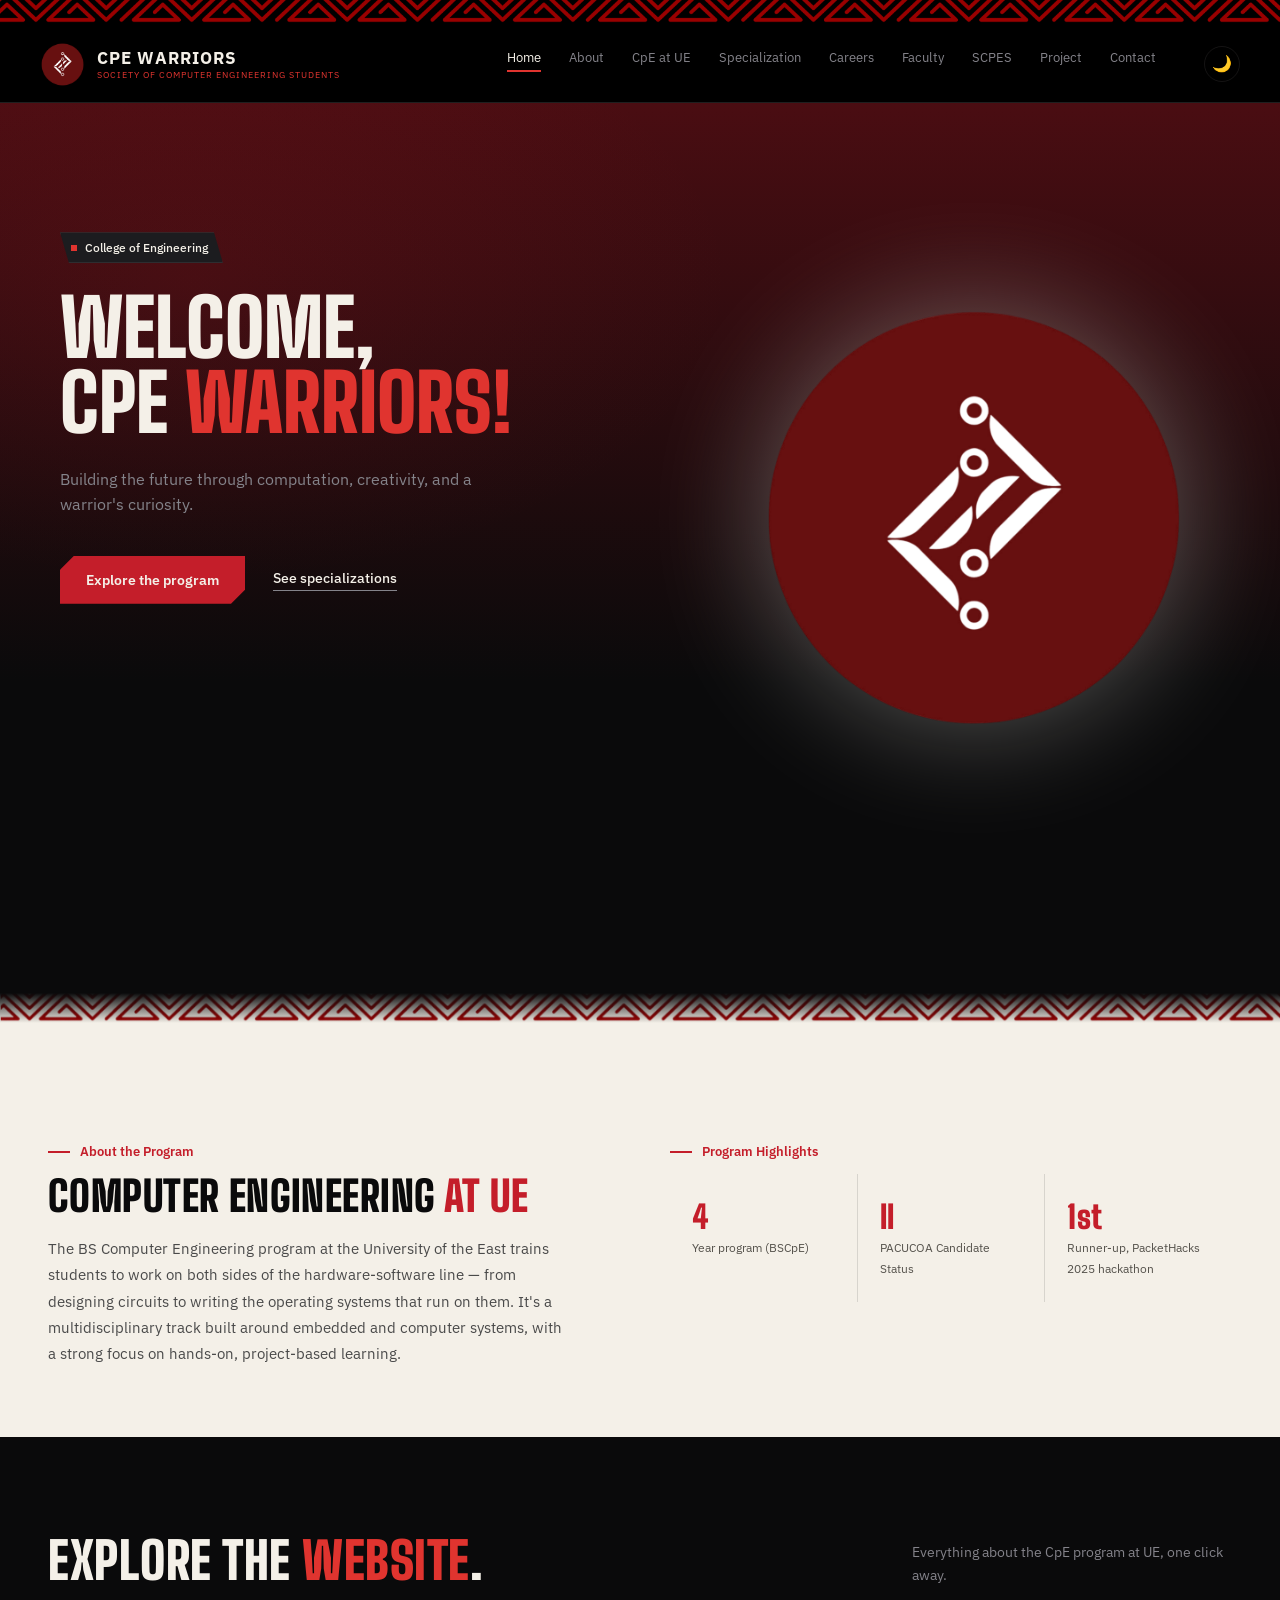
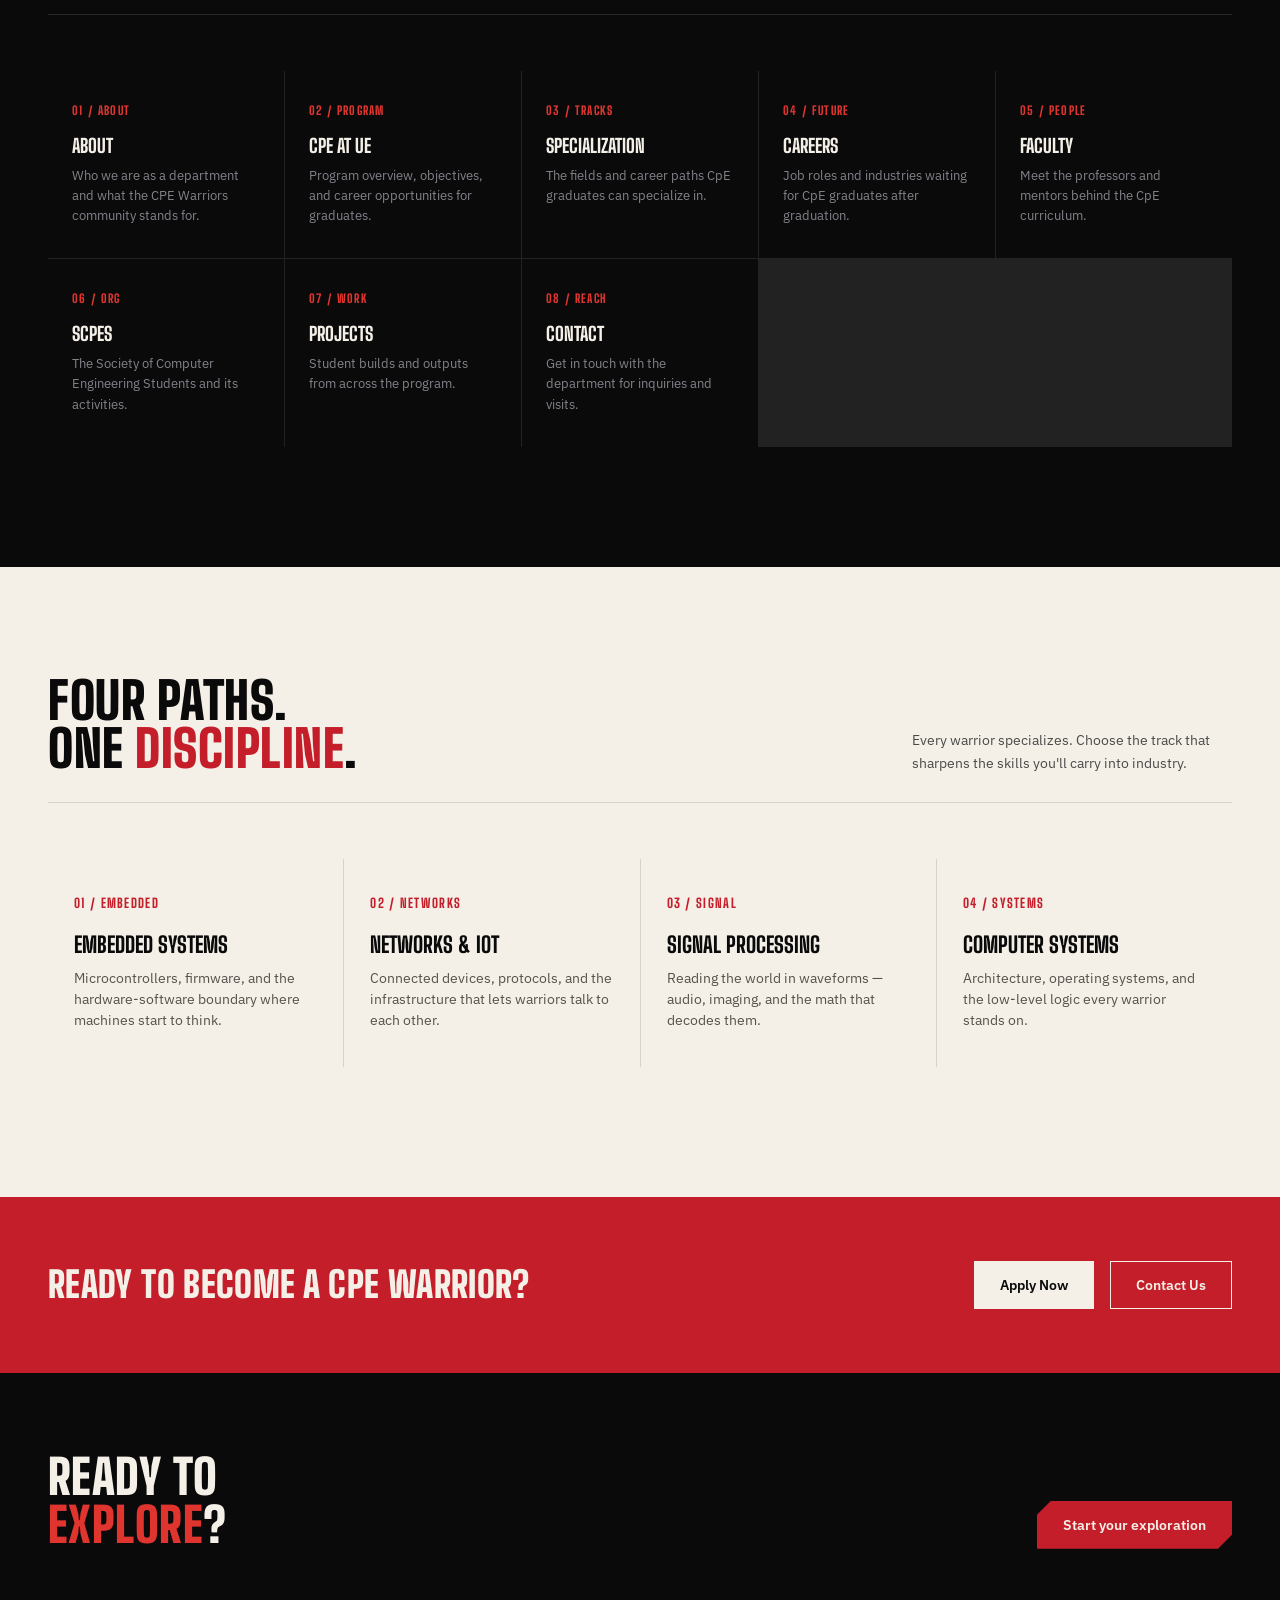
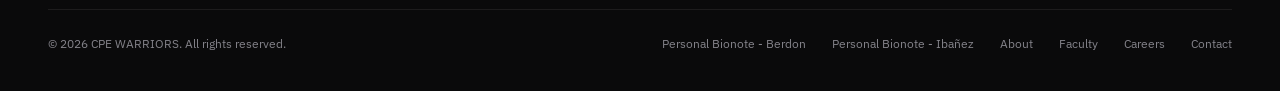
<file: index.html>
<!DOCTYPE html>
<html lang="en">
<head>
<meta charset="UTF-8">
<meta name="viewport" content="width=device-width, initial-scale=1.0">
<title>CPE Warriors — Society of Computer Engineering Students</title>
<link rel="stylesheet" href="css/style.css">
<link rel="preconnect" href="https://fonts.googleapis.com">
<link href="https://fonts.googleapis.com/css2?family=Big+Shoulders+Display:wght@600;800;900&family=IBM+Plex+Sans:wght@400;500;600&display=swap" rel="stylesheet">
</head>
<body>

<!-- NAVBAR -->
<img src="/assets/navbar/nav-bar_ue.png" alt="" class="zigzag">

<header class="navbar">
  <div class="brand">
    <div class="logo">
      <img src="/assets/logo/scpes_logo.png" alt="">
    </div>
    <div class="brand-text">
      <h1>CPE WARRIORS</h1>
      <p>SOCIETY OF COMPUTER ENGINEERING STUDENTS</p>
    </div>
  </div>
  <nav>
    <ul>
      <li><a href="index.html" class="active">Home</a></li>
      <li><a href="about.html">About</a></li>
      <li><a href="CpeAtUe.html">CpE at UE</a></li>
      <li><a href="specialization.html">Specialization</a></li>
      <li><a href="careers.html">Careers</a></li>
      <li><a href="faculty.html">Faculty</a></li>
      <li><a href="scpes.html">SCPES</a></li>
      <li><a href="projects.html">Project</a></li>
      <li><a href="contact.html">Contact</a></li>
      <button id="theme-toggle" aria-label="Toggle theme">Light mode</button>
    </ul>
  </nav>
</header>

<!-- HERO-->
<section class="hero">
  <div class="hero-copy">
    <div class="tag-chip"><span class="dot"></span>College of Engineering</div>
    <h1 class="headline">Welcome,<br>CpE <span class="accent">Warriors!</span></h1>
    <p class="hero-sub">Building the future through computation, creativity, and a warrior's curiosity.</p>
    <div class="hero-actions">
      <a href="CpeAtUe.html" class="btn-primary">Explore the program</a>
      <a href="specialization.html" class="btn-secondary">See specializations</a>
    </div>
  </div>
  <div class="hero-emblem">
    <img src="/assets/logo/scpes_logo.png" alt="" class="hero-logo-img">
  </div>
</section>

<div class="tribal-band">
  <img src="/assets/tribal_logo/home_tribal.png" alt="" class="tribal-img">
  <div class="tribal-fade"></div>
</div>

<!-- INTRO + HIGHLIGHTS -->
<section class="intro-section">
  <div class="intro-wrap">
    <div>
      <div class="eyebrow"><span class="line"></span>About the Program</div>
      <h2 class="display">Computer Engineering <span class="accent">at UE</span></h2>
      <p>The BS Computer Engineering program at the University of the East trains students to work on both sides of the hardware-software line — from designing circuits to writing the operating systems that run on them. It's a multidisciplinary track built around embedded and computer systems, with a strong focus on hands-on, project-based learning.</p>
    </div>
    <div>
      <div class="eyebrow"><span class="line"></span>Program Highlights</div>
      <div class="highlight-row">
        <div class="highlight-stat">
          <span class="num display">4</span>
          <span class="label">Year program (BSCpE)</span>
        </div>
        <div class="highlight-stat">
          <span class="num display">II</span>
          <span class="label">PACUCOA Candidate Status</span>
        </div>
        <div class="highlight-stat">
          <span class="num display">1st</span>
          <span class="label">Runner-up, PacketHacks 2025 hackathon</span>
        </div>
      </div>
    </div>
  </div>
</section>

<!-- FEATURED SECTIONS / SITE NAVIGATION -->
<section class="explore-section">
  <div class="section-head">
    <h2 class="display">Explore the <span class="accent">website</span>.</h2>
    <p>Everything about the CpE program at UE, one click away.</p>
  </div>
  <div class="explore-grid">
    <a href="about.html" class="explore-card">
      <span class="num">01 / ABOUT</span>
      <h3>About</h3>
      <p>Who we are as a department and what the CPE Warriors community stands for.</p>
    </a>
    <a href="CpeAtUe.html" class="explore-card">
      <span class="num">02 / PROGRAM</span>
      <h3>CpE at UE</h3>
      <p>Program overview, objectives, and career opportunities for graduates.</p>
    </a>
    <a href="specialization.html" class="explore-card">
      <span class="num">03 / TRACKS</span>
      <h3>Specialization</h3>
      <p>The fields and career paths CpE graduates can specialize in.</p>
    </a>
    <a href="careers.html" class="explore-card">
      <span class="num">04 / FUTURE</span>
      <h3>Careers</h3>
      <p>Job roles and industries waiting for CpE graduates after graduation.</p>
    </a>
    <a href="faculty.html" class="explore-card">
      <span class="num">05 / PEOPLE</span>
      <h3>Faculty</h3>
      <p>Meet the professors and mentors behind the CpE curriculum.</p>
    </a>
    <a href="scpes.html" class="explore-card">
      <span class="num">06 / ORG</span>
      <h3>SCPES</h3>
      <p>The Society of Computer Engineering Students and its activities.</p>
    </a>
    <a href="projects.html" class="explore-card">
      <span class="num">07 / WORK</span>
      <h3>Projects</h3>
      <p>Student builds and outputs from across the program.</p>
    </a>
    <a href="contact.html" class="explore-card">
      <span class="num">08 / REACH</span>
      <h3>Contact</h3>
      <p>Get in touch with the department for inquiries and visits.</p>
    </a>
  </div>
</section>

<!-- SPECIALIZATIONS-->
<section class="pillars">
  <div class="section-head">
    <h2 class="display">Four paths.<br>One <span class="accent">discipline</span>.</h2>
    <p>Every warrior specializes. Choose the track that sharpens the skills you'll carry into industry.</p>
  </div>
  <div class="pillar-grid">
    <div class="pillar-card">
      <span class="pillar-num">01 / EMBEDDED</span>
      <h3>Embedded Systems</h3>
      <p>Microcontrollers, firmware, and the hardware-software boundary where machines start to think.</p>
    </div>
    <div class="pillar-card">
      <span class="pillar-num">02 / NETWORKS</span>
      <h3>Networks &amp; IoT</h3>
      <p>Connected devices, protocols, and the infrastructure that lets warriors talk to each other.</p>
    </div>
    <div class="pillar-card">
      <span class="pillar-num">03 / SIGNAL</span>
      <h3>Signal Processing</h3>
      <p>Reading the world in waveforms — audio, imaging, and the math that decodes them.</p>
    </div>
    <div class="pillar-card">
      <span class="pillar-num">04 / SYSTEMS</span>
      <h3>Computer Systems</h3>
      <p>Architecture, operating systems, and the low-level logic every warrior stands on.</p>
    </div>
  </div>
</section>

<!-- CALL TO ACTION -->
<section class="cta-band">
  <h2 class="display">Ready to become a CpE Warrior?</h2>
  <div class="cta-actions">
    <a href="https://apps.ue.edu.ph/onlineadmission/main.html" class="btn-light">Apply Now</a>
    <a href="contact.html" class="btn-outline">Contact Us</a>
  </div>
</section>

<!-- FOOTER-->
<footer>
  <div class="footer-top">
    <h2 class="display">Ready to<br><span class="accent">explore</span>?</h2>
    <a href="about.html" class="btn-primary">Start your exploration</a>
  </div>
  <div class="footer-bottom">
    <span>&copy; 2026 CPE WARRIORS. All rights reserved.</span>
    <div class="flinks">
      <a href="https://berdondaniela21.github.io/ncp3106_2026_ddberdon/">Personal Bionote - Berdon</a>
      <a href="https://matthewibanez.github.io/ncp3106_2026_jmibanez/">Personal Bionote - Ibañez</a>
      <a href="about.html">About</a>
      <a href="faculty.html">Faculty</a>
      <a href="careers.html">Careers</a>
      <a href="contact.html">Contact</a>
    </div>
  </div>
</footer>

<script src="js/script.js"></script>
</body>
</html>
</file>
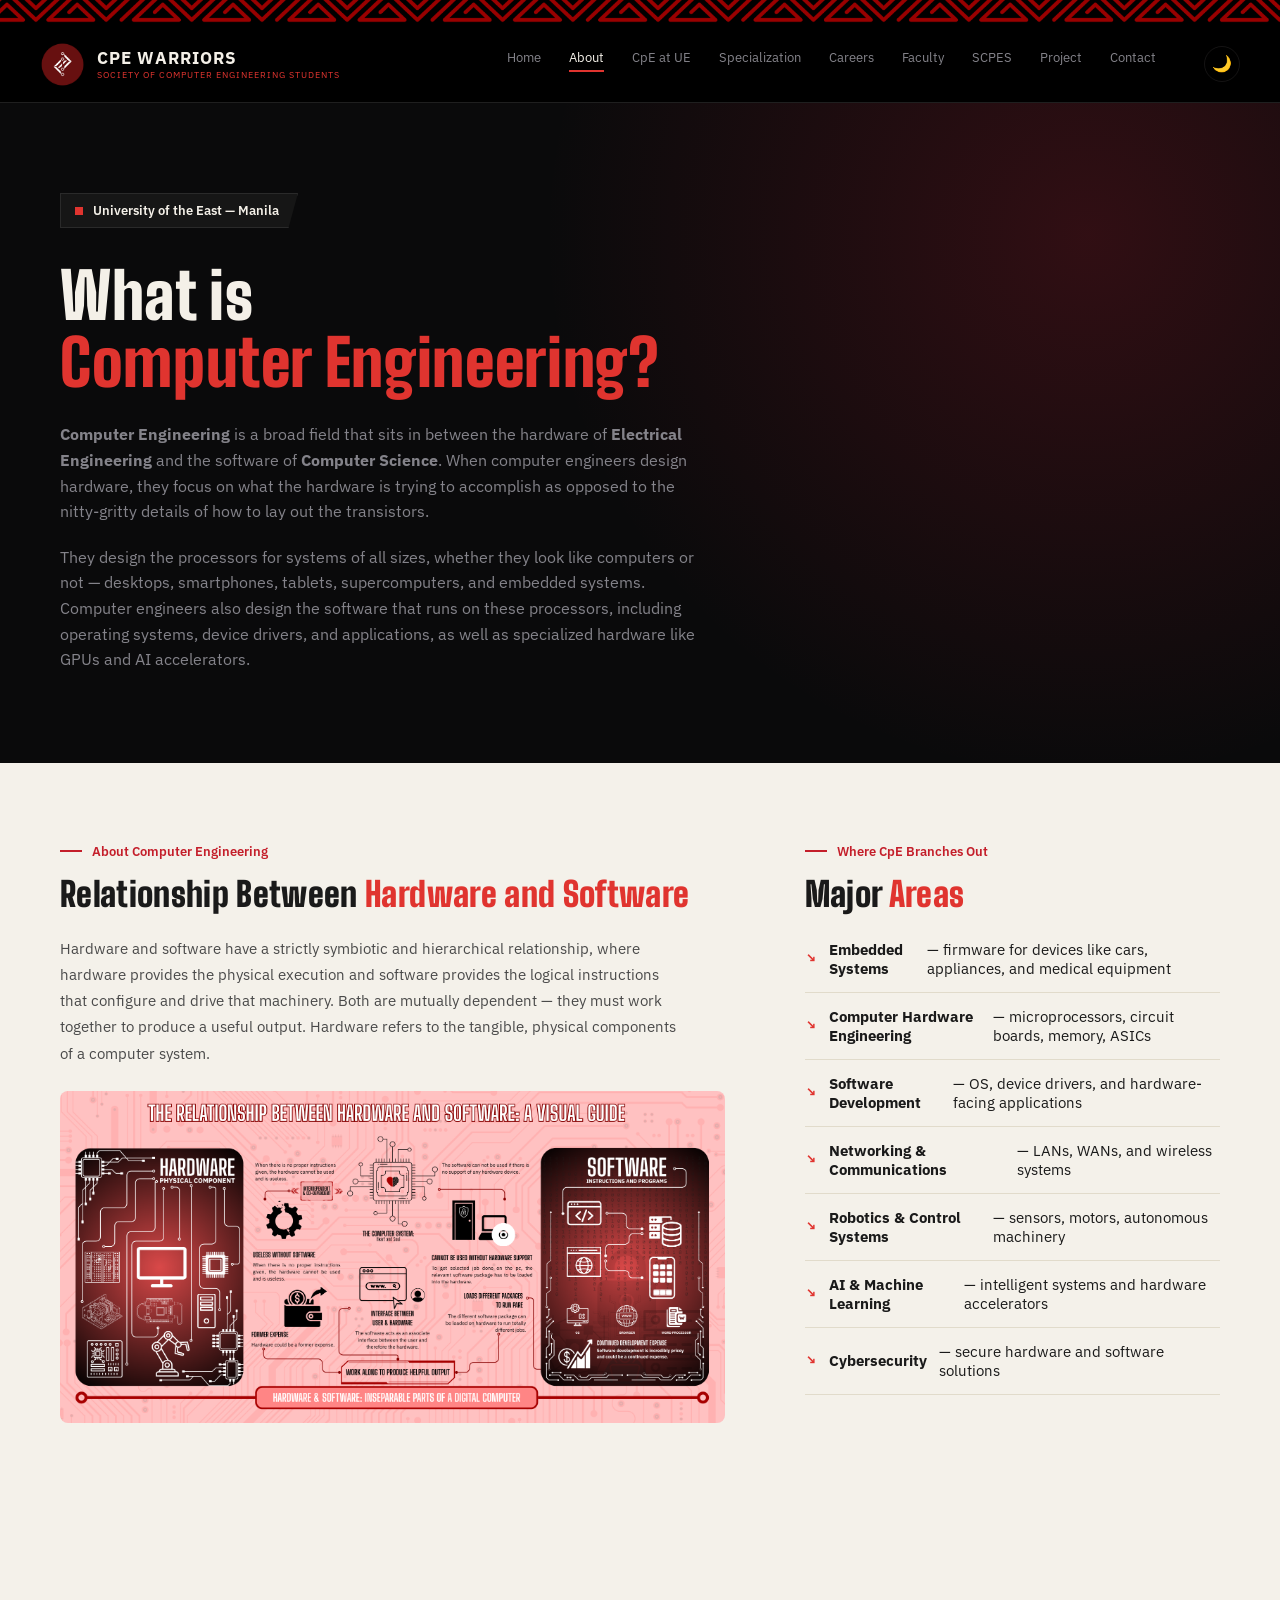
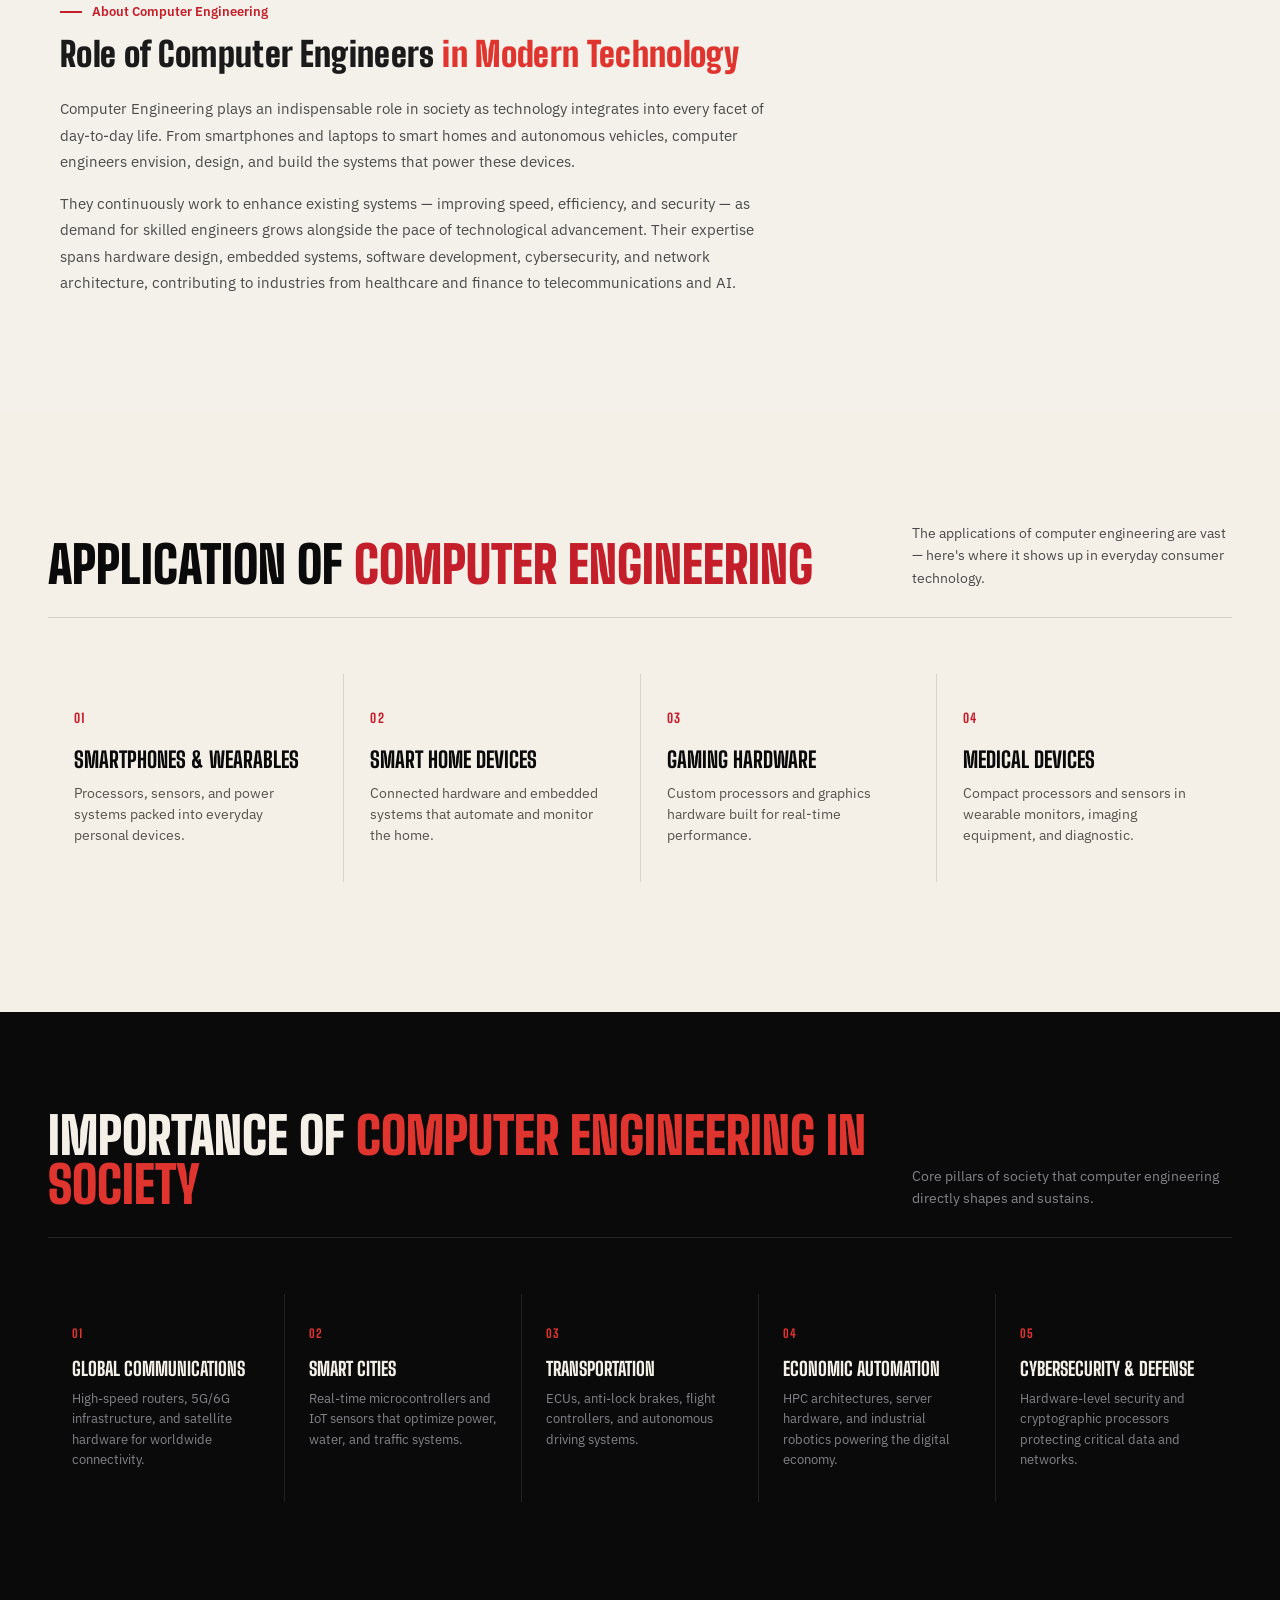
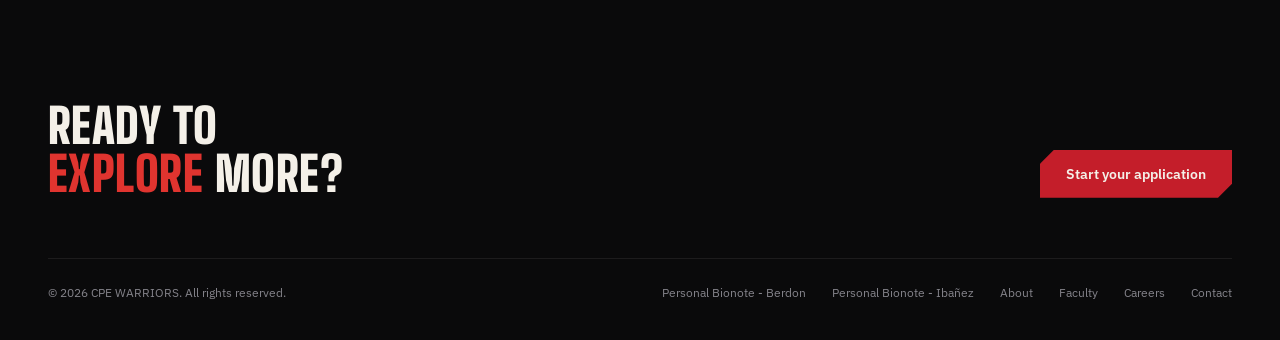
<file: about.html>
<!DOCTYPE html>
<html lang="en">
<head>
<meta charset="UTF-8">
<meta name="viewport" content="width=device-width, initial-scale=1.0">
<title>CPE Warriors — Society of Computer Engineering Students</title>
<link rel="stylesheet" href="css/style.css">
<link rel="preconnect" href="https://fonts.googleapis.com">
<link href="https://fonts.googleapis.com/css2?family=Big+Shoulders+Display:wght@600;800;900&family=IBM+Plex+Sans:wght@400;500;600&display=swap" rel="stylesheet">
</head>
<body>

<!-- NAVBAR -->
<img src="/assets/navbar/nav-bar_ue.png" alt="" class="zigzag">

<header class="navbar">
  <div class="brand">
    <div class="logo">
      <img src="/assets/logo/scpes_logo.png" alt="">
    </div>
    <div class="brand-text">
      <h1>CPE WARRIORS</h1>
      <p>SOCIETY OF COMPUTER ENGINEERING STUDENTS</p>
    </div>
  </div>
  <nav>
      <ul>
        <li><a href="index.html">Home</a></li>
        <li><a href="about.html" class="active">About</a></li>
        <li><a href="CpeAtUe.html">CpE at UE</a></li>
        <li><a href="specialization.html">Specialization</a></li>
        <li><a href="careers.html">Careers</a></li>
        <li><a href="faculty.html">Faculty</a></li>
        <li><a href="scpes.html">SCPES</a></li>
        <li><a href="projects.html">Project</a></li>
        <li><a href="contact.html">Contact</a></li>
        <button id="theme-toggle" aria-label="Toggle theme">Light mode</button>
      </ul>
    </nav>
  </header>

<!-- HERO -->
<section class="page-hero">
    <span class="page-hero-badge"><span class="dot"></span>University of the East &mdash; Manila</span>
    <h1 class="page-hero-title display">What is <br><span class="accent">Computer Engineering?</span></h1>
    <p class="page-hero-text">
      <strong>Computer Engineering</strong> is a broad field that sits in between the hardware of <strong>Electrical Engineering</strong> and the software of <strong>Computer Science</strong>. When computer engineers
      design hardware, they focus on what the hardware is trying to accomplish as opposed to the nitty-gritty details of how to lay out the transistors.
    </p>
    <p class="page-hero-text">
      They design the processors for systems of all sizes, whether they look like computers or not — desktops, smartphones, tablets, supercomputers, and embedded systems.
      Computer engineers also design the software that runs on these processors, including operating systems, device drivers, and applications, as well as specialized hardware like GPUs and AI accelerators.
    </p>
</section>

<!-- HARDWARE/SOFTWARE + MAJOR AREAS -->
<section class="program-section">
    <div class="program-col">
        <div class="eyebrow"><span class="line"></span>About Computer Engineering</div>
        <h2 class="display">Relationship Between <span class="accent">Hardware and Software</span></h2>
        <p>
            Hardware and software have a strictly symbiotic and hierarchical relationship, where hardware provides the physical execution
            and software provides the logical instructions that configure and drive that machinery. Both are mutually dependent — they must
            work together to produce a useful output. Hardware refers to the tangible, physical components of a computer system.
        </p>
        <img src="/assets/logo/Diagram.png" alt="Diagram showing the relationship between hardware and software" class="section-image">
    </div>

    <div class="career-col">
        <div class="eyebrow"><span class="line"></span>Where CpE Branches Out</div>
        <h2 class="display">Major <span class="accent">Areas</span></h2>
        <ul class="career-list">
            <li><span class="arrow">→</span> <strong>Embedded Systems</strong> — firmware for devices like cars, appliances, and medical equipment</li>
            <li><span class="arrow">→</span> <strong>Computer Hardware Engineering</strong> — microprocessors, circuit boards, memory, ASICs</li>
            <li><span class="arrow">→</span> <strong>Software Development</strong> — OS, device drivers, and hardware-facing applications</li>
            <li><span class="arrow">→</span> <strong>Networking & Communications</strong> — LANs, WANs, and wireless systems</li>
            <li><span class="arrow">→</span> <strong>Robotics & Control Systems</strong> — sensors, motors, autonomous machinery</li>
            <li><span class="arrow">→</span> <strong>AI & Machine Learning</strong> — intelligent systems and hardware accelerators</li>
            <li><span class="arrow">→</span> <strong>Cybersecurity</strong> — secure hardware and software solutions</li>
        </ul>
    </div>
</section>

<!-- ROLE (PROSE) -->
<section class="program-section single-col">
    <div class="program-col wide">
        <div class="eyebrow"><span class="line"></span>About Computer Engineering</div>
        <h2 class="display">Role of Computer Engineers <span class="accent">in Modern Technology</span></h2>
        <div class="prose-block">
            <p>
                Computer Engineering plays an indispensable role in society as technology integrates into every facet of day-to-day life.
                From smartphones and laptops to smart homes and autonomous vehicles, computer engineers envision, design, and build the systems
                that power these devices.
            </p>
            <p>
                They continuously work to enhance existing systems — improving speed, efficiency, and security — as demand for skilled engineers
                grows alongside the pace of technological advancement. Their expertise spans hardware design, embedded systems, software development,
                cybersecurity, and network architecture, contributing to industries from healthcare and finance to telecommunications and AI.
            </p>
        </div>
    </div>
</section>

<!-- APPLICATIONS — LIGHT PILLAR GRID -->
<section class="pillars">
    <div class="section-head">
        <h2>Application of <span class="accent">Computer Engineering</span></h2>
        <p>The applications of computer engineering are vast — here's where it shows up in everyday consumer technology.</p>
    </div>
    <div class="pillar-grid">
        <div class="pillar-card">
            <span class="pillar-num">01</span>
            <h3>Smartphones & Wearables</h3>
            <p>Processors, sensors, and power systems packed into everyday personal devices.</p>
        </div>
        <div class="pillar-card">
            <span class="pillar-num">02</span>
            <h3>Smart Home Devices</h3>
            <p>Connected hardware and embedded systems that automate and monitor the home.</p>
        </div>
        <div class="pillar-card">
            <span class="pillar-num">03</span>
            <h3>Gaming Hardware</h3>
            <p>Custom processors and graphics hardware built for real-time performance.</p>
        </div>
        <div class="pillar-card">
            <span class="pillar-num">04</span>
            <h3>Medical Devices</h3>
            <p>Compact processors and sensors in wearable monitors, imaging equipment, and diagnostic.</p>
        </div>
    
    </div>
</section>

<!-- IMPORTANCE — DARK EXPLORE GRID -->
<section class="explore-section">
    <div class="section-head">
        <h2>Importance of <span class="accent">Computer Engineering in Society</span></h2>
        <p>Core pillars of society that computer engineering directly shapes and sustains.</p>
    </div>
    <div class="explore-grid">
        <div class="explore-card">
            <span class="num">01</span>
            <h3>Global Communications</h3>
            <p>High-speed routers, 5G/6G infrastructure, and satellite hardware for worldwide connectivity.</p>
        </div>
        <div class="explore-card">
            <span class="num">02</span>
            <h3>Smart Cities</h3>
            <p>Real-time microcontrollers and IoT sensors that optimize power, water, and traffic systems.</p>
        </div>
        <div class="explore-card">
            <span class="num">03</span>
            <h3>Transportation</h3>
            <p>ECUs, anti-lock brakes, flight controllers, and autonomous driving systems.</p>
        </div>
        <div class="explore-card">
            <span class="num">04</span>
            <h3>Economic Automation</h3>
            <p>HPC architectures, server hardware, and industrial robotics powering the digital economy.</p>
        </div>
        <div class="explore-card">
            <span class="num">05</span>
            <h3>Cybersecurity & Defense</h3>
            <p>Hardware-level security and cryptographic processors protecting critical data and networks.</p>
        </div>
    </div>
</section>

<!-- FOOTER-->
<footer>
  <div class="footer-top">
    <h2 class="display">Ready to<br><span class="accent">explore</span> more?</h2>
    <a href="https://apps.ue.edu.ph/onlineadmission/main.html" class="btn-primary">Start your application</a>
  </div>
  <div class="footer-bottom">
    <span>&copy; 2026 CPE WARRIORS. All rights reserved.</span>
    <div class="flinks">
      <a href="https://berdondaniela21.github.io/ncp3106_2026_ddberdon/">Personal Bionote - Berdon</a>
      <a href="https://matthewibanez.github.io/ncp3106_2026_jmibanez/">Personal Bionote - Ibañez</a>
      <a href="about.html">About</a>
      <a href="faculty.html">Faculty</a>
      <a href="careers.html">Careers</a>
      <a href="contact.html">Contact</a>
    </div>
  </div>
</footer>

<script src="js/script.js"></script>
</body>
</html>
</file>
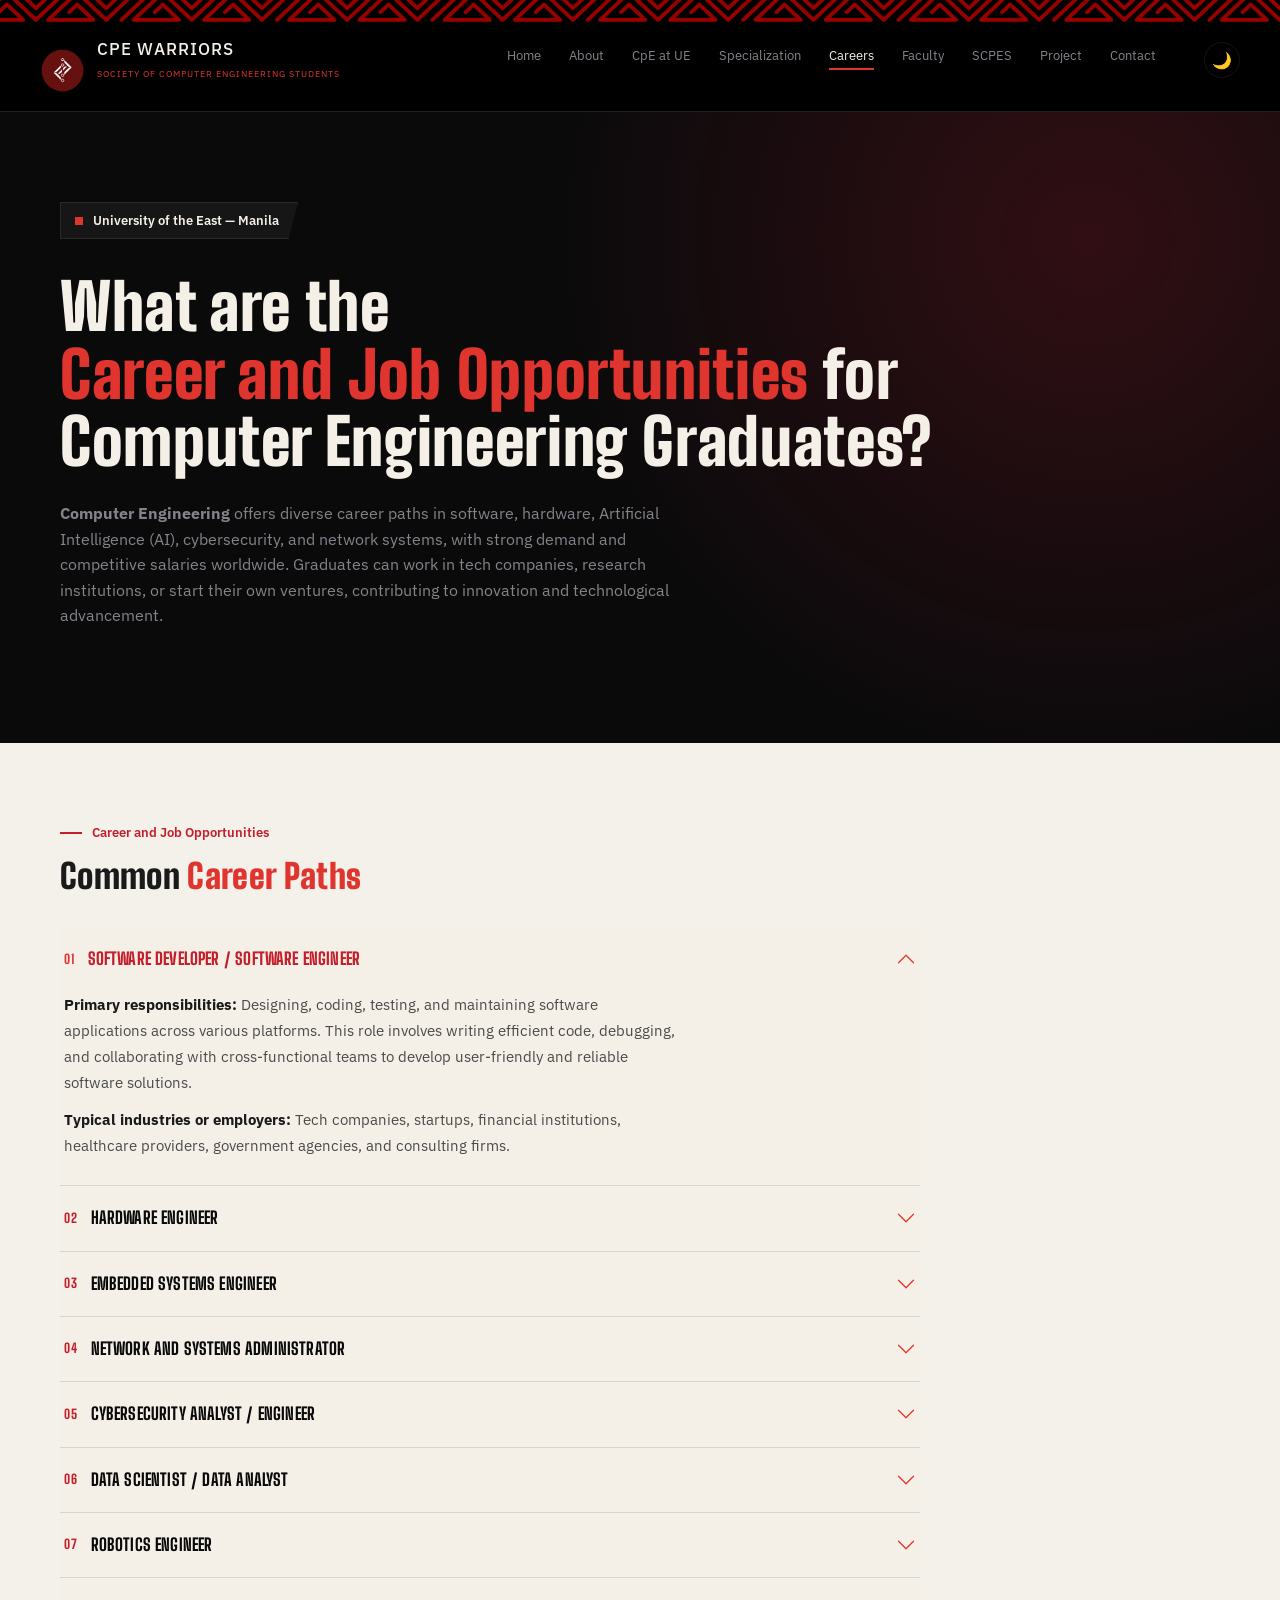
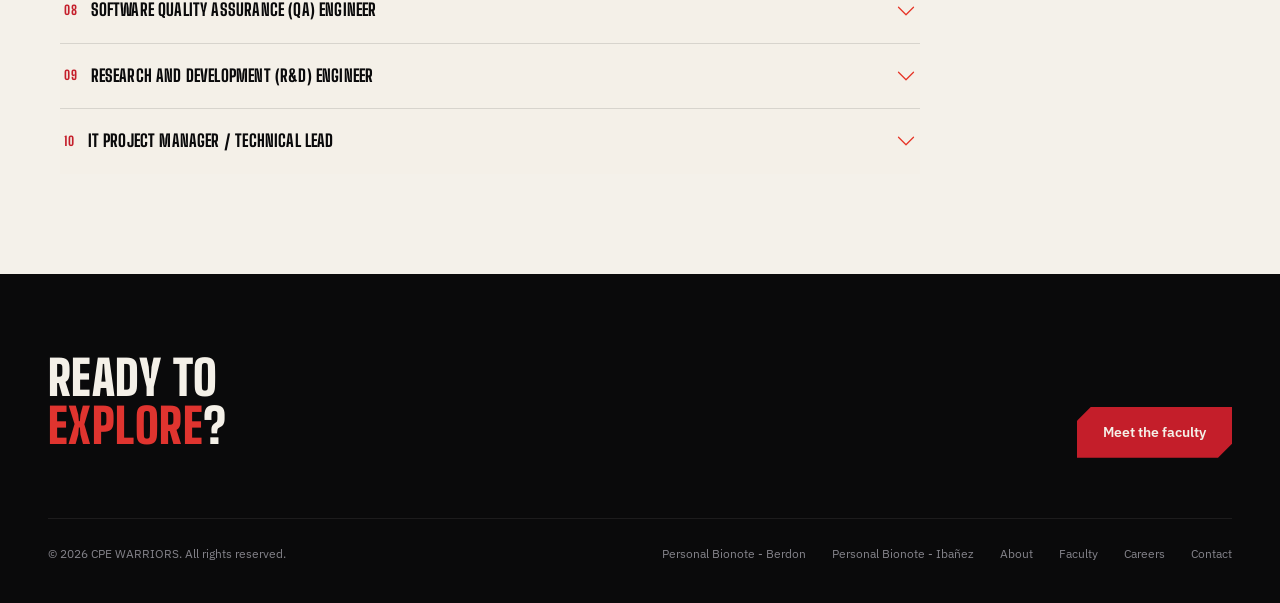
<file: careers.html>
<!DOCTYPE html>
<html lang="en">
<head>
<meta charset="UTF-8">
<meta name="viewport" content="width=device-width, initial-scale=1.0">
<title>CPE Warriors — Society of Computer Engineering Students</title>
<link href="https://cdn.jsdelivr.net/npm/bootstrap@5.3.3/dist/css/bootstrap.min.css" rel="stylesheet">
<link rel="stylesheet" href="css/style.css">
<link rel="preconnect" href="https://fonts.googleapis.com">
<link href="https://fonts.googleapis.com/css2?family=Big+Shoulders+Display:wght@600;800;900&family=IBM+Plex+Sans:wght@400;500;600&display=swap" rel="stylesheet">
</head>
<body>

<!-- NAVBAR -->
<img src="/assets/navbar/nav-bar_ue.png" alt="" class="zigzag">

<header class="navbar">
  <div class="brand">
    <div class="logo">
      <img src="/assets/logo/scpes_logo.png" alt="">
    </div>
    <div class="brand-text">
      <h1>CPE WARRIORS</h1>
      <p>SOCIETY OF COMPUTER ENGINEERING STUDENTS</p>
    </div>
  </div>
  <nav>
        <ul>
          <li><a href="index.html">Home</a></li>
          <li><a href="about.html" >About</a></li>
          <li><a href="CpeAtUe.html">CpE at UE</a></li>
          <li><a href="specialization.html">Specialization</a></li>
          <li><a href="careers.html" class="active">Careers</a></li>
          <li><a href="faculty.html">Faculty</a></li>
          <li><a href="scpes.html">SCPES</a></li>
          <li><a href="projects.html">Project</a></li>
          <li><a href="contact.html">Contact</a></li>
          <button id="theme-toggle" aria-label="Toggle theme">Light mode</button>
        </ul>
      </nav>
    </header>

    <section class="page-hero">
    <span class="page-hero-badge"><span class="dot"></span>University of the East &mdash; Manila</span>
    <h1 class="page-hero-title display">What are the <br><span class="accent">Career and Job Opportunities</span> for Computer Engineering Graduates?</h1>
    <p class="page-hero-text">
    <strong>Computer Engineering</strong> offers diverse career paths in software, hardware, Artificial Intelligence (AI),
      cybersecurity, and network systems, with strong demand and competitive salaries worldwide. Graduates can work in tech companies, research institutions, or start their own ventures, contributing to innovation and technological advancement.
  </p><br>
</section>

<section class="program-section single-col">
    <div class="program-col wide">
        <div class="eyebrow"><span class="line"></span>Career and Job Opportunities</div>
        <h2 class="display">Common <span class="accent">Career Paths</span></h2>

        <div class="accordion career-accordion" id="careerAccordion">

          <div class="accordion-item">
            <h3 class="accordion-header" id="heading0">
              <button class="accordion-button" type="button" data-bs-toggle="collapse" data-bs-target="#collapse0" aria-expanded="true" aria-controls="collapse0">
                <span class="career-num">01</span>Software Developer / Software Engineer
              </button>
            </h3>
            <div id="collapse0" class="accordion-collapse collapse show" aria-labelledby="heading0" data-bs-parent="#careerAccordion">
              <div class="accordion-body">
                <p><strong>Primary responsibilities:</strong> Designing, coding, testing, and maintaining software applications across various platforms. This role involves writing efficient code, debugging, and collaborating with cross-functional teams to develop user-friendly and reliable software solutions.</p>
                <p><strong>Typical industries or employers:</strong> Tech companies, startups, financial institutions, healthcare providers, government agencies, and consulting firms.</p>
              </div>
            </div>
          </div>

          <div class="accordion-item">
            <h3 class="accordion-header" id="heading1">
              <button class="accordion-button collapsed" type="button" data-bs-toggle="collapse" data-bs-target="#collapse1" aria-expanded="false" aria-controls="collapse1">
                <span class="career-num">02</span>Hardware Engineer
              </button>
            </h3>
            <div id="collapse1" class="accordion-collapse collapse" aria-labelledby="heading1" data-bs-parent="#careerAccordion">
              <div class="accordion-body">
                <p><strong>Primary responsibilities:</strong> Designing, developing, testing, and improving computer hardware components such as processors, circuit boards, and embedded systems.</p>
                <p><strong>Typical industries or employers:</strong> Semiconductor companies, consumer electronics manufacturers, telecommunications firms, and aerospace industries.</p>
              </div>
            </div>
          </div>

          <div class="accordion-item">
            <h3 class="accordion-header" id="heading2">
              <button class="accordion-button collapsed" type="button" data-bs-toggle="collapse" data-bs-target="#collapse2" aria-expanded="false" aria-controls="collapse2">
                <span class="career-num">03</span>Embedded Systems Engineer
              </button>
            </h3>
            <div id="collapse2" class="accordion-collapse collapse" aria-labelledby="heading2" data-bs-parent="#careerAccordion">
              <div class="accordion-body">
                <p><strong>Primary responsibilities:</strong> Developing software and hardware solutions for embedded devices such as IoT gadgets, automotive control systems, medical devices, and consumer electronics. This role requires expertise in real-time operating systems and low-level programming.</p>
                <p><strong>Typical industries or employers:</strong> Automotive, medical devices, consumer electronics, and industrial automation companies.</p>
              </div>
            </div>
          </div>

          <div class="accordion-item">
            <h3 class="accordion-header" id="heading3">
              <button class="accordion-button collapsed" type="button" data-bs-toggle="collapse" data-bs-target="#collapse3" aria-expanded="false" aria-controls="collapse3">
                <span class="career-num">04</span>Network and Systems Administrator
              </button>
            </h3>
            <div id="collapse3" class="accordion-collapse collapse" aria-labelledby="heading3" data-bs-parent="#careerAccordion">
              <div class="accordion-body">
                <p><strong>Primary responsibilities:</strong> Managing and maintaining computer networks, servers, and infrastructure to ensure security, efficiency, and uptime. This role involves configuring hardware, troubleshooting issues, and implementing security protocols.</p>
                <p><strong>Typical industries or employers:</strong> Corporate IT departments, government agencies, educational institutions, and managed service providers.</p>
              </div>
            </div>
          </div>

          <div class="accordion-item">
            <h3 class="accordion-header" id="heading4">
              <button class="accordion-button collapsed" type="button" data-bs-toggle="collapse" data-bs-target="#collapse4" aria-expanded="false" aria-controls="collapse4">
                <span class="career-num">05</span>Cybersecurity Analyst / Engineer
              </button>
            </h3>
            <div id="collapse4" class="accordion-collapse collapse" aria-labelledby="heading4" data-bs-parent="#careerAccordion">
              <div class="accordion-body">
                <p><strong>Primary responsibilities:</strong> Protecting computer systems and networks from cyber threats by implementing security measures, monitoring for breaches, and responding to incidents. This role involves vulnerability assessment and security protocol development.</p>
                <p><strong>Typical industries or employers:</strong> Financial services, government agencies, healthcare, technology firms, and consulting companies.</p>
              </div>
            </div>
          </div>

          <div class="accordion-item">
            <h3 class="accordion-header" id="heading5">
              <button class="accordion-button collapsed" type="button" data-bs-toggle="collapse" data-bs-target="#collapse5" aria-expanded="false" aria-controls="collapse5">
                <span class="career-num">06</span>Data Scientist / Data Analyst
              </button>
            </h3>
            <div id="collapse5" class="accordion-collapse collapse" aria-labelledby="heading5" data-bs-parent="#careerAccordion">
              <div class="accordion-body">
                <p><strong>Primary responsibilities:</strong> Analyzing large datasets to extract insights, develop predictive models, and support decision-making processes. This role involves programming, statistical analysis, and visualization skills.</p>
                <p><strong>Typical industries or employers:</strong> Tech companies, finance, healthcare, marketing firms, and research institutions.</p>
              </div>
            </div>
          </div>

          <div class="accordion-item">
            <h3 class="accordion-header" id="heading6">
              <button class="accordion-button collapsed" type="button" data-bs-toggle="collapse" data-bs-target="#collapse6" aria-expanded="false" aria-controls="collapse6">
                <span class="career-num">07</span>Robotics Engineer
              </button>
            </h3>
            <div id="collapse6" class="accordion-collapse collapse" aria-labelledby="heading6" data-bs-parent="#careerAccordion">
              <div class="accordion-body">
                <p><strong>Primary responsibilities:</strong> Designing and developing robotic systems for manufacturing, healthcare, exploration, or consumer applications. This involves integrating sensors, actuators, control systems, and software.</p>
              </div>
            </div>
          </div>

          <div class="accordion-item">
            <h3 class="accordion-header" id="heading7">
              <button class="accordion-button collapsed" type="button" data-bs-toggle="collapse" data-bs-target="#collapse7" aria-expanded="false" aria-controls="collapse7">
                <span class="career-num">08</span>Software Quality Assurance (QA) Engineer
              </button>
            </h3>
            <div id="collapse7" class="accordion-collapse collapse" aria-labelledby="heading7" data-bs-parent="#careerAccordion">
              <div class="accordion-body">
                <p><strong>Primary responsibilities:</strong> Testing software applications to identify bugs, ensure quality standards, and improve user experience. QA engineers develop test plans, automate testing, and collaborate with developers.</p>
                <p><strong>Typical industries or employers:</strong> Software firms, tech startups, financial institutions, and enterprise IT departments.</p>
              </div>
            </div>
          </div>

          <div class="accordion-item">
            <h3 class="accordion-header" id="heading8">
              <button class="accordion-button collapsed" type="button" data-bs-toggle="collapse" data-bs-target="#collapse8" aria-expanded="false" aria-controls="collapse8">
                <span class="career-num">09</span>Research and Development (R&amp;D) Engineer
              </button>
            </h3>
            <div id="collapse8" class="accordion-collapse collapse" aria-labelledby="heading8" data-bs-parent="#careerAccordion">
              <div class="accordion-body">
                <p><strong>Primary responsibilities:</strong> Innovating new technologies, developing prototypes, and conducting experiments to push the boundaries of current hardware and software capabilities.</p>
                <p><strong>Typical industries or employers:</strong> Universities, government research labs, tech giants, and startups focused on innovation.</p>
              </div>
            </div>
          </div>

          <div class="accordion-item">
            <h3 class="accordion-header" id="heading9">
              <button class="accordion-button collapsed" type="button" data-bs-toggle="collapse" data-bs-target="#collapse9" aria-expanded="false" aria-controls="collapse9">
                <span class="career-num">10</span>IT Project Manager / Technical Lead
              </button>
            </h3>
            <div id="collapse9" class="accordion-collapse collapse" aria-labelledby="heading9" data-bs-parent="#careerAccordion">
              <div class="accordion-body">
                <p><strong>Primary responsibilities:</strong> Overseeing technology projects, coordinating teams, managing budgets, and ensuring timely delivery of solutions. This role combines technical expertise with leadership and communication skills.</p>
                <p><strong>Typical industries or employers:</strong> Consulting firms, large corporations, government agencies, and startups.</p>
              </div>
            </div>
          </div>

        </div>
    </div>
</section>

<!-- FOOTER-->
<footer>
  <div class="footer-top">
    <h2 class="display">Ready to<br><span class="accent">explore</span>?</h2>
    <a href="faculty.html" class="btn-primary">Meet the faculty</a>
  </div>
  <div class="footer-bottom">
    <span>&copy; 2026 CPE WARRIORS. All rights reserved.</span>
    <div class="flinks">
      <a href="https://berdondaniela21.github.io/ncp3106_2026_ddberdon/">Personal Bionote - Berdon</a>
      <a href="https://matthewibanez.github.io/ncp3106_2026_jmibanez/">Personal Bionote - Ibañez</a>
      <a href="about.html">About</a>
      <a href="faculty.html">Faculty</a>
      <a href="careers.html">Careers</a>
      <a href="contact.html">Contact</a>
    </div>
  </div>
</footer>

<script src="https://cdn.jsdelivr.net/npm/bootstrap@5.3.3/dist/js/bootstrap.bundle.min.js"></script>
<script src="js/script.js"></script>
</body>
</html>
</file>
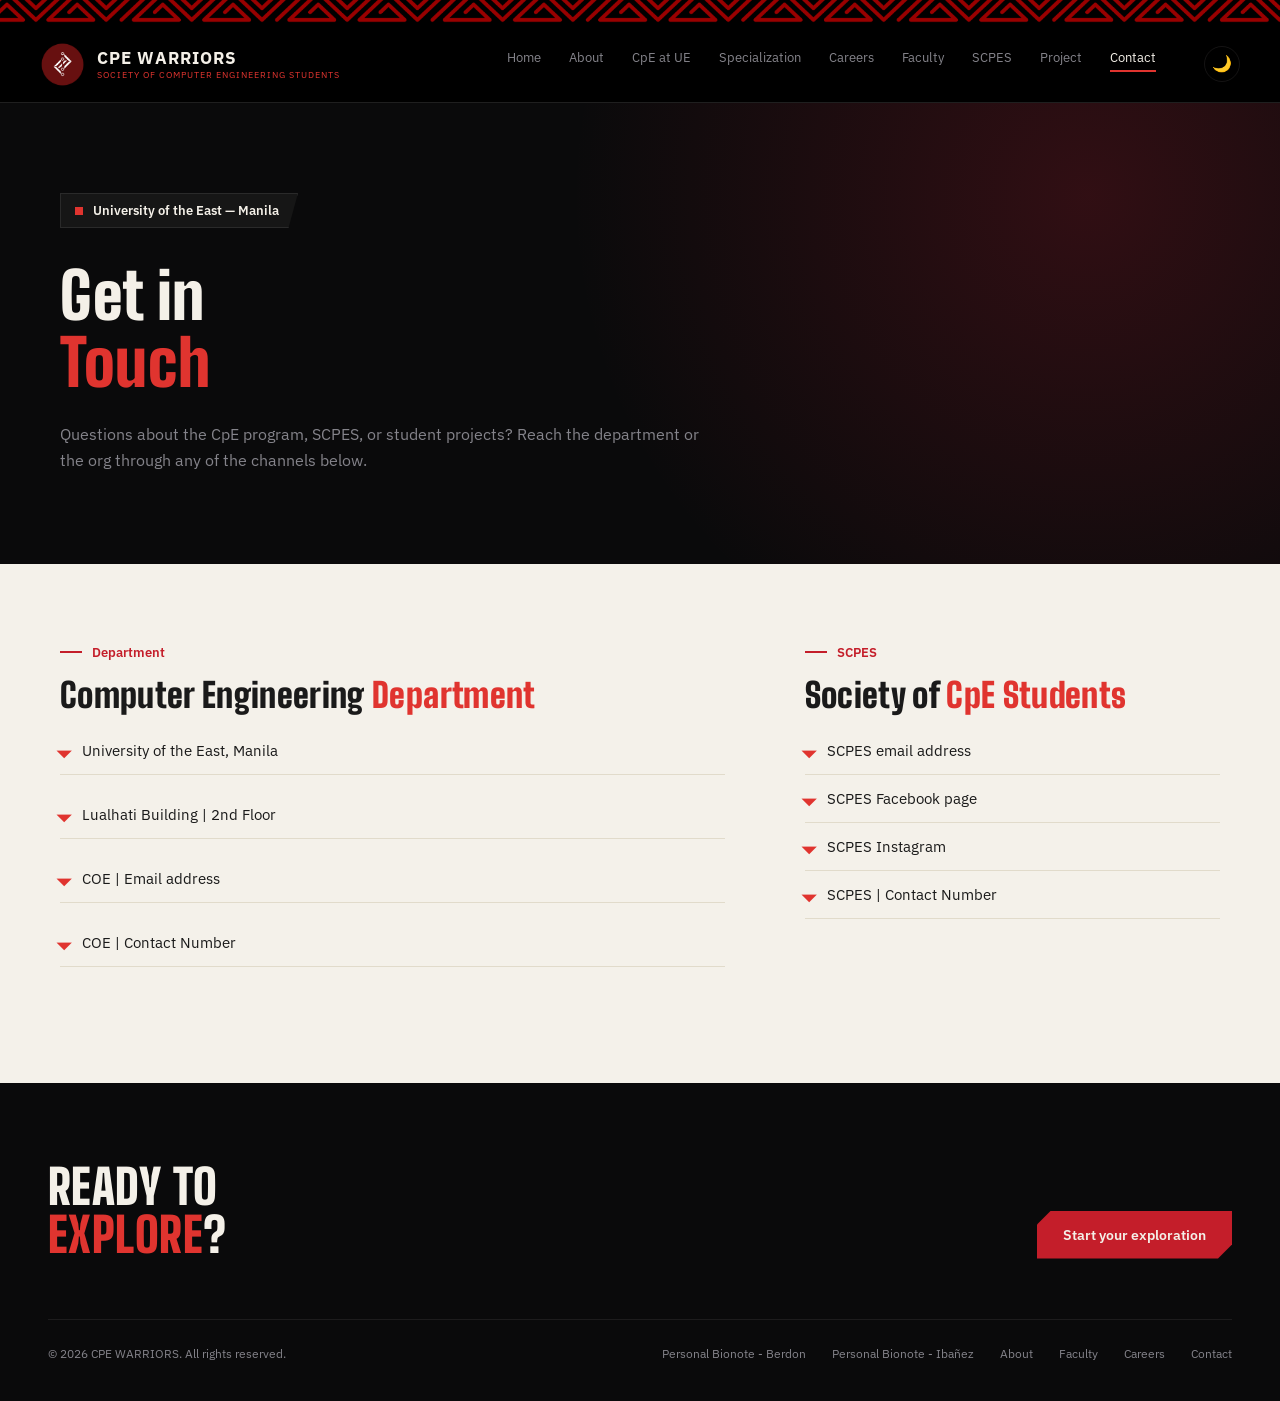
<file: contact.html>
<!DOCTYPE html>
<html lang="en">
<head>
<meta charset="UTF-8">
<meta name="viewport" content="width=device-width, initial-scale=1.0">
<title>CPE Warriors — Society of Computer Engineering Students</title>
<link rel="stylesheet" href="css/style.css">
<link rel="preconnect" href="https://fonts.googleapis.com">
<link href="https://fonts.googleapis.com/css2?family=Big+Shoulders+Display:wght@600;800;900&family=IBM+Plex+Sans:wght@400;500;600&display=swap" rel="stylesheet">
</head>
<body>

<!-- NAVBAR -->
<img src="/assets/navbar/nav-bar_ue.png" alt="" class="zigzag">

<header class="navbar">
  <div class="brand">
    <div class="logo">
      <img src="/assets/logo/scpes_logo.png" alt="">
    </div>
    <div class="brand-text">
      <h1>CPE WARRIORS</h1>
      <p>SOCIETY OF COMPUTER ENGINEERING STUDENTS</p>
    </div>
  </div>
  <nav>
      <ul>
        <li><a href="index.html">Home</a></li>
        <li><a href="about.html">About</a></li>
        <li><a href="CpeAtUe.html">CpE at UE</a></li>
        <li><a href="specialization.html">Specialization</a></li>
        <li><a href="careers.html">Careers</a></li>
        <li><a href="faculty.html">Faculty</a></li>
        <li><a href="scpes.html">SCPES</a></li>
        <li><a href="projects.html">Project</a></li>
        <li><a href="contact.html" class="active">Contact</a></li>
        <button id="theme-toggle" aria-label="Toggle theme">Light mode</button>
      </ul>
    </nav>
  </header>

  <section class="page-hero">
    <span class="page-hero-badge"><span class="dot"></span>University of the East &mdash; Manila</span>
    <h1 class="page-hero-title display">Get in <br><span class="accent">Touch</span></h1>
    <p class="page-hero-text">
      Questions about the CpE program, SCPES, or student projects? Reach the department or the org through any of the channels below.
    </p>
  </section>

  <section class="program-section">
    <div class="program-col">
      <div class="eyebrow"><span class="line"></span>Department</div>
      <h2 class="display">Computer Engineering <span class="accent">Department</span></h2>
      <ul class="career-list">
        <li><span class="arrow">&#9698;</span><a href="https://www.google.com/maps/search/?api=1&query=University+of+the+East+Manila" target="_blank" rel="noopener">University of the East, Manila</a></li>
        <li><span class="arrow">&#9698;</span><a href="https://www.google.com/maps/search/?api=1&query=Lualhati+Building" target="_blank" rel="noopener">Lualhati Building | 2nd Floor</a></li>
        <li><span class="arrow">&#9698;</span><a href="https://mail.google.com/mail/?view=cm&fs=1&to=jasmin.salazar@ue.edu.ph">COE | Email address</a></li>
        <li><span class="arrow">&#9698;</span><a href="tel:+63287351354">COE | Contact Number</a></li>
      </ul>
    </div>
    <div class="career-col">
      <div class="eyebrow"><span class="line"></span>SCPES</div>
      <h2 class="display">Society of <span class="accent">CpE Students</span></h2>
      <ul class="career-list">
        <ul class="career-list">
          <li><span class="arrow">&#9698;</span><a href="https://mail.google.com/mail/?view=cm&fs=1&to=scpesofficial@gmail.com">SCPES email address</a></li>
          <li><span class="arrow">&#9698;</span><a href="https://facebook.com/uescpes" target="_blank" rel="noopener">SCPES Facebook page</a></li>
          <li><span class="arrow">&#9698;</span><a href="https://www.instagram.com/uescpes_official" target="_blank" rel="noopener">SCPES Instagram</a></li>
          <li><span class="arrow">&#9698;</span><a href="tel:+639263013900">SCPES | Contact Number</a></li>
        </ul>
      </ul>
    </div>
  </section>

  <!-- FOOTER-->
  <footer>
    <div class="footer-top">
      <h2 class="display">Ready to<br><span class="accent">explore</span>?</h2>
      <a href="about.html" class="btn-primary">Start your exploration</a>
    </div>
    <div class="footer-bottom">
      <span>&copy; 2026 CPE WARRIORS. All rights reserved.</span>
      <div class="flinks">
        <a href="https://berdondaniela21.github.io/ncp3106_2026_ddberdon/">Personal Bionote - Berdon</a>
        <a href="https://matthewibanez.github.io/ncp3106_2026_jmibanez/">Personal Bionote - Ibañez</a>
        <a href="about.html">About</a>
        <a href="faculty.html">Faculty</a>
        <a href="careers.html">Careers</a>
        <a href="contact.html">Contact</a>
      </div>
    </div>
  </footer>

  <script src="js/script.js"></script>
</body>
</html>
</file>
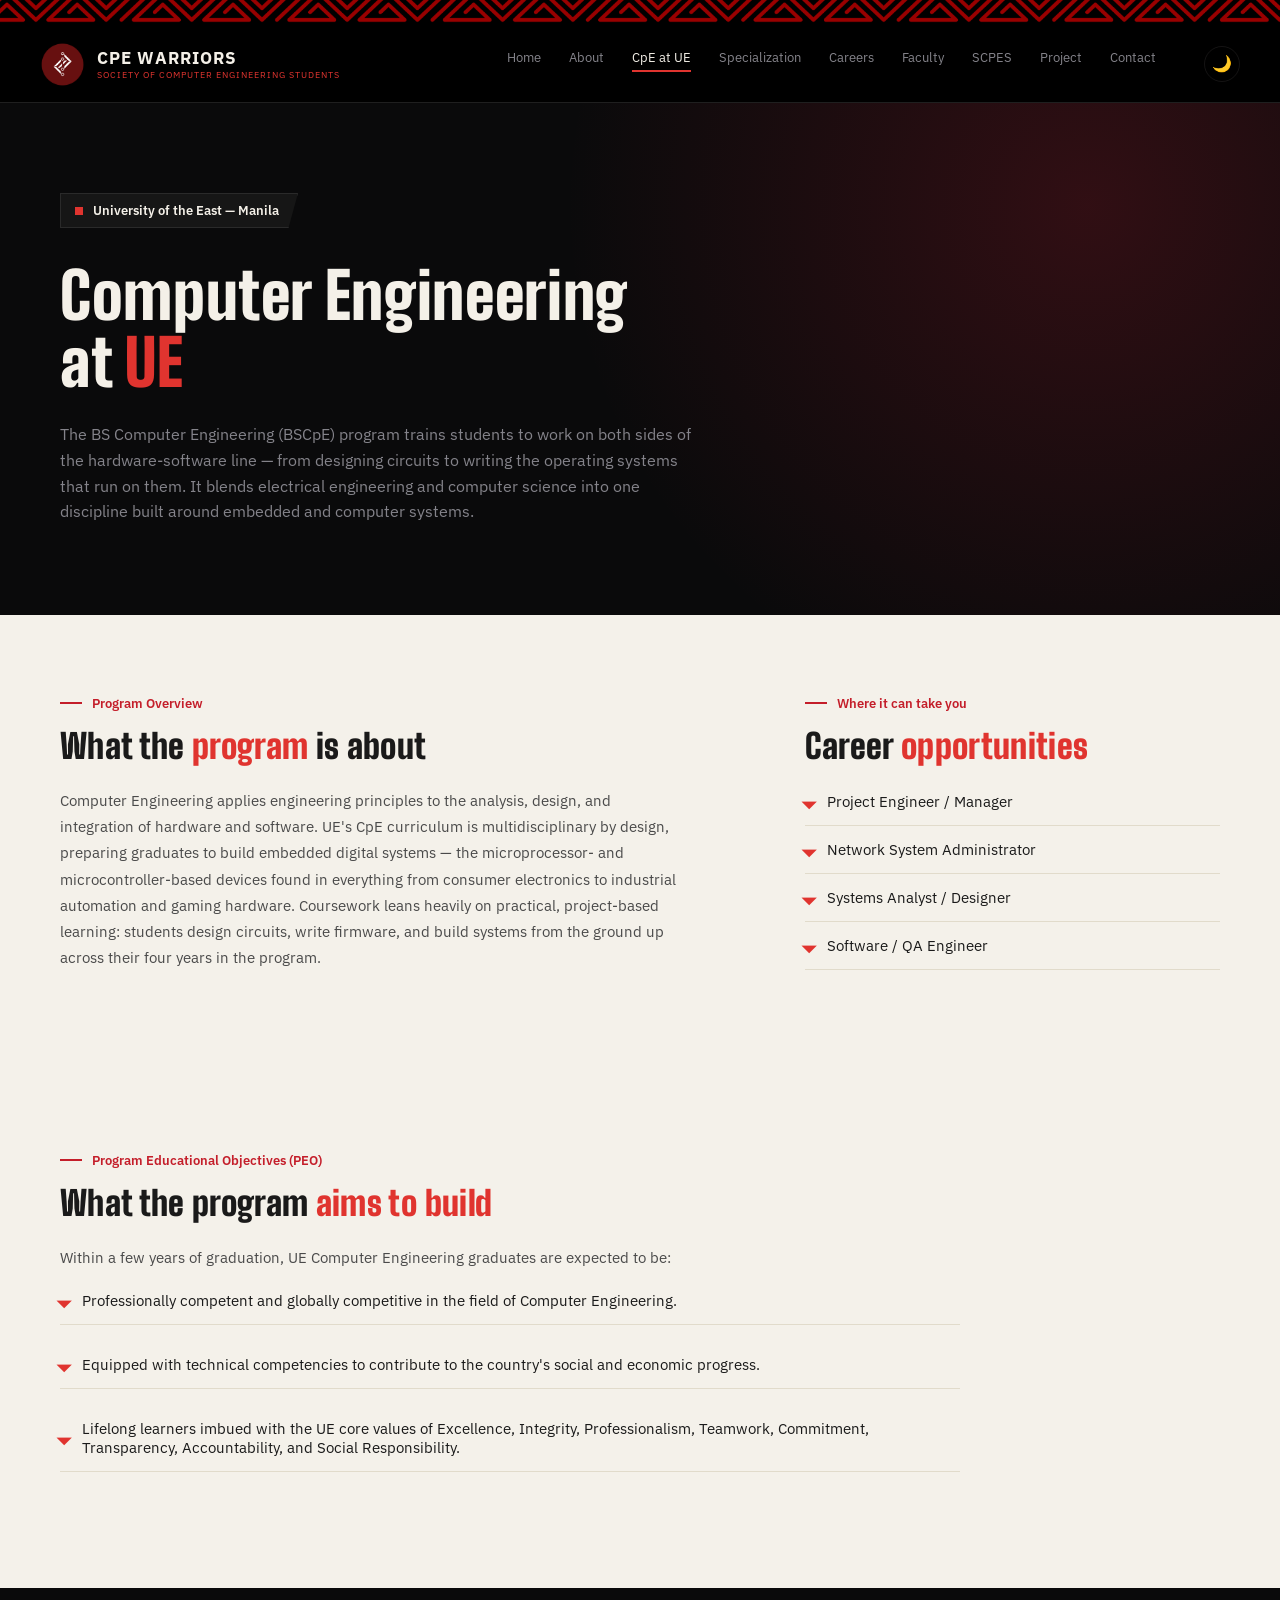
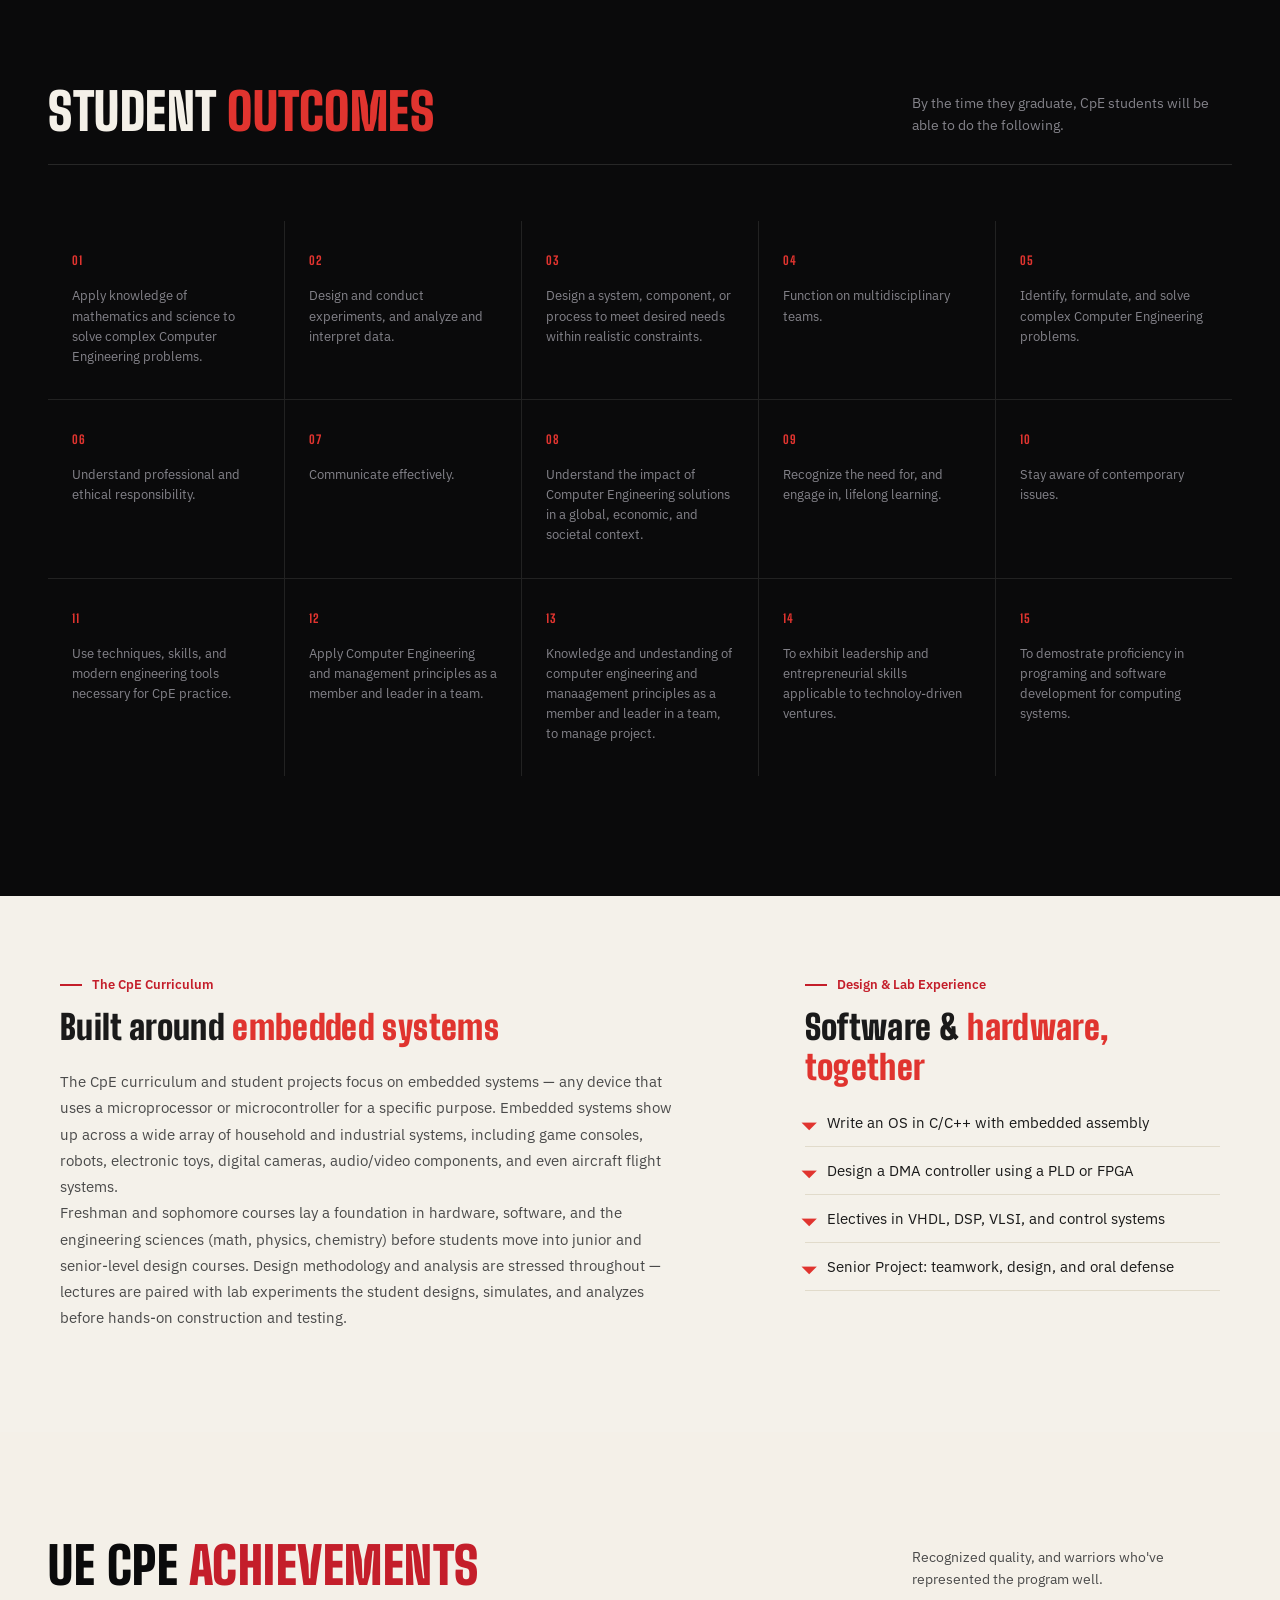
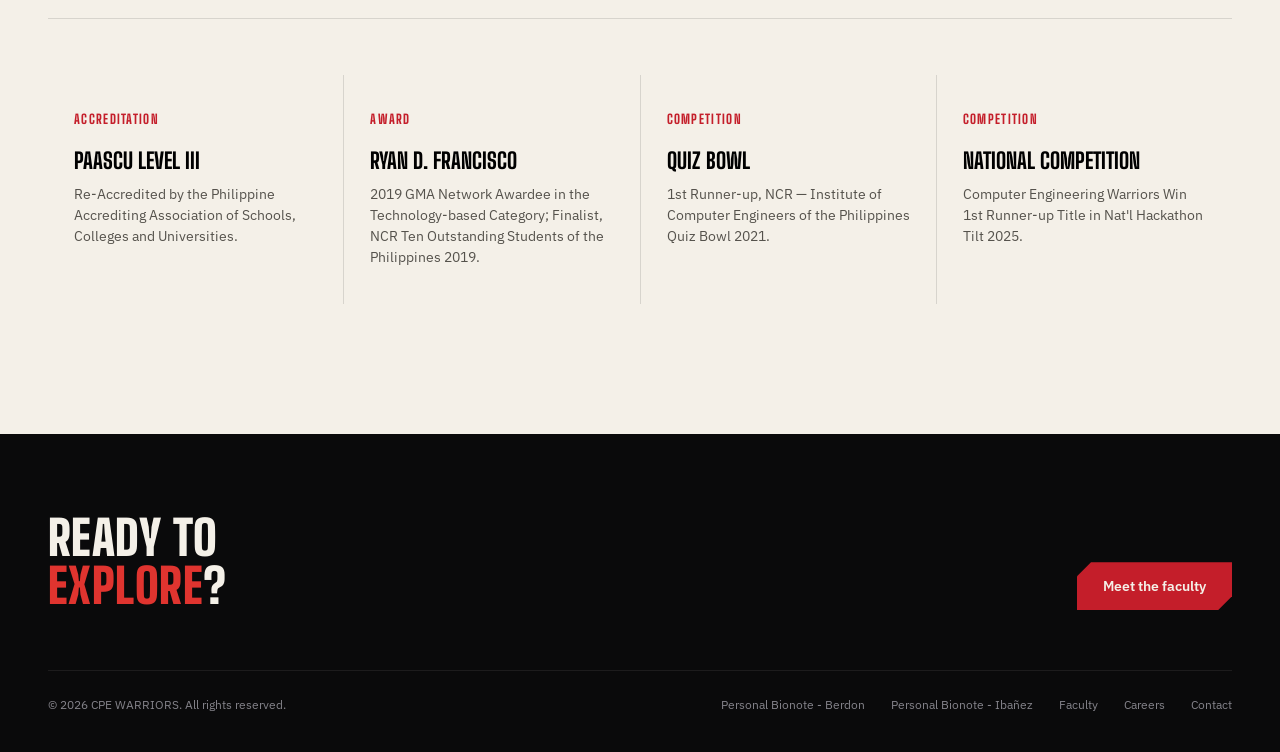
<file: CpeAtUe.html>
<!DOCTYPE html>
<html lang="en">
<head>
<meta charset="UTF-8">
<meta name="viewport" content="width=device-width, initial-scale=1.0">
<title>CPE Warriors — Society of Computer Engineering Students</title>
<link rel="stylesheet" href="css/style.css">
<link rel="preconnect" href="https://fonts.googleapis.com">
<link href="https://fonts.googleapis.com/css2?family=Big+Shoulders+Display:wght@600;800;900&family=IBM+Plex+Sans:wght@400;500;600&display=swap" rel="stylesheet">
</head>
<body>

<!-- NAVBAR -->
<img src="/assets/navbar/nav-bar_ue.png" alt="" class="zigzag">

<header class="navbar">
  <div class="brand">
    <div class="logo">
      <img src="/assets/logo/scpes_logo.png" alt="">
    </div>
    <div class="brand-text">
      <h1>CPE WARRIORS</h1>
      <p>SOCIETY OF COMPUTER ENGINEERING STUDENTS</p>
    </div>
  </div>
  <nav>
      <ul>
        <li><a href="index.html">Home</a></li>
        <li><a href="about.html">About</a></li>
        <li><a href="CpeAtUe.html" class="active">CpE at UE</a></li>
        <li><a href="specialization.html">Specialization</a></li>
        <li><a href="careers.html">Careers</a></li>
        <li><a href="faculty.html">Faculty</a></li>
        <li><a href="scpes.html">SCPES</a></li>
        <li><a href="projects.html">Project</a></li>
        <li><a href="contact.html">Contact</a></li>
        <button id="theme-toggle" aria-label="Toggle theme">Light mode</button>
      </ul>
    </nav>
  </header>

  <section class="page-hero">
    <span class="page-hero-badge"><span class="dot"></span>University of the East &mdash; Manila</span>
    <h1 class="page-hero-title display">Computer Engineering<br>at <span class="accent">UE</span></h1>
    <p class="page-hero-text">
      The BS Computer Engineering (BSCpE) program trains students to work on both sides of the
      hardware-software line &mdash; from designing circuits to writing the operating systems that
      run on them. It blends electrical engineering and computer science into one discipline
      built around embedded and computer systems.
    </p>
  </section>
 
  <section class="program-section">
    <div class="program-col">
      <span>
      <div class="eyebrow"><span class="line"></span>Program Overview</div>
      <h2 class="display">What the <span class="accent">program</span> is about</h2></span>
      <p>
        Computer Engineering applies engineering principles to the analysis, design, and
        integration of hardware and software. UE's CpE curriculum is multidisciplinary by
        design, preparing graduates to build embedded digital systems &mdash; the microprocessor-
        and microcontroller-based devices found in everything from consumer electronics to
        industrial automation and gaming hardware. Coursework leans heavily on practical,
        project-based learning: students design circuits, write firmware, and build systems
        from the ground up across their four years in the program.
      </p>
    </div>
    <div class="career-col">
      <div class="eyebrow"><span class="line"></span>Where it can take you</div>
      <h2 class="display">Career <span class="accent">opportunities</span></h2>
      <ul class="career-list">
        <li><span class="arrow">&#9698;</span>Project Engineer / Manager</li>
        <li><span class="arrow">&#9698;</span>Network System Administrator</li>
        <li><span class="arrow">&#9698;</span>Systems Analyst / Designer</li>
        <li><span class="arrow">&#9698;</span>Software / QA Engineer</li>
      </ul>
    </div>
  </section>

  <!-- PEO -->
  <section class="program-section single-col">
    <div class="program-col wide">
      <div class="eyebrow"><span class="line"></span>Program Educational Objectives (PEO)</div>
      <h2 class="display">What the program <span class="accent">aims to build</span></h2>
      <div class="prose-block">
        <p>Within a few years of graduation, UE Computer Engineering graduates are expected to be:</p>
      </div>
      <ul class="career-list">
        <li><span class="arrow">&#9698;</span>Professionally competent and globally competitive in the field of Computer Engineering.</li>
        <li><span class="arrow">&#9698;</span>Equipped with technical competencies to contribute to the country's social and economic progress.</li>
        <li><span class="arrow">&#9698;</span>Lifelong learners imbued with the UE core values of Excellence, Integrity, Professionalism, Teamwork, Commitment, Transparency, Accountability, and Social Responsibility.</li>
      </ul>
    </div>
  </section>

  <!-- STUDENT OUTCOMES -->
  <section class="explore-section">
    <div class="section-head">
      <h2 class="display">Student <span class="accent">Outcomes</span></h2>
      <p>By the time they graduate, CpE students will be able to do the following.</p>
    </div>
    <div class="explore-grid">
      <div class="explore-card"><span class="num">01</span><p>Apply knowledge of mathematics and science to solve complex Computer Engineering problems.</p></div>
      <div class="explore-card"><span class="num">02</span><p>Design and conduct experiments, and analyze and interpret data.</p></div>
      <div class="explore-card"><span class="num">03</span><p>Design a system, component, or process to meet desired needs within realistic constraints.</p></div>
      <div class="explore-card"><span class="num">04</span><p>Function on multidisciplinary teams.</p></div>
      <div class="explore-card"><span class="num">05</span><p>Identify, formulate, and solve complex Computer Engineering problems.</p></div>
      <div class="explore-card"><span class="num">06</span><p>Understand professional and ethical responsibility.</p></div>
      <div class="explore-card"><span class="num">07</span><p>Communicate effectively.</p></div>
      <div class="explore-card"><span class="num">08</span><p>Understand the impact of Computer Engineering solutions in a global, economic, and societal context.</p></div>
      <div class="explore-card"><span class="num">09</span><p>Recognize the need for, and engage in, lifelong learning.</p></div>
      <div class="explore-card"><span class="num">10</span><p>Stay aware of contemporary issues.</p></div>
      <div class="explore-card"><span class="num">11</span><p>Use techniques, skills, and modern engineering tools necessary for CpE practice.</p></div>
      <div class="explore-card"><span class="num">12</span><p>Apply Computer Engineering and management principles as a member and leader in a team.</p></div>
      <div class="explore-card"><span class="num">13</span><p>Knowledge and undestanding of computer engineering and manaagement principles as a member and leader in a team, to manage project.</p></div>
      <div class="explore-card"><span class="num">14</span><p>To exhibit leadership and entrepreneurial skills applicable to technoloy-driven ventures.</p></div>
      <div class="explore-card"><span class="num">15</span><p>To demostrate proficiency in programing and software development for computing systems.</p></div>  
      </div>
  </section>

  <!-- CURRICULUM -->
  <section class="program-section">
    <div class="program-col">
      <div class="eyebrow"><span class="line"></span>The CpE Curriculum</div>
      <h2 class="display">Built around <span class="accent">embedded systems</span></h2>
      <p>
        The CpE curriculum and student projects focus on embedded systems &mdash; any device that uses a
        microprocessor or microcontroller for a specific purpose. Embedded systems show up across a wide
        array of household and industrial systems, including game consoles, robots, electronic toys,
        digital cameras, audio/video components, and even aircraft flight systems.
      </p>
      <p>
        Freshman and sophomore courses lay a foundation in hardware, software, and the engineering sciences
        (math, physics, chemistry) before students move into junior and senior-level design courses. Design
        methodology and analysis are stressed throughout &mdash; lectures are paired with lab experiments the
        student designs, simulates, and analyzes before hands-on construction and testing.
      </p>
    </div>
    <div class="career-col">
      <div class="eyebrow"><span class="line"></span>Design &amp; Lab Experience</div>
      <h2 class="display">Software &amp; <span class="accent">hardware, together</span></h2>
      <ul class="career-list">
        <li><span class="arrow">&#9698;</span>Write an OS in C/C++ with embedded assembly</li>
        <li><span class="arrow">&#9698;</span>Design a DMA controller using a PLD or FPGA</li>
        <li><span class="arrow">&#9698;</span>Electives in VHDL, DSP, VLSI, and control systems</li>
        <li><span class="arrow">&#9698;</span>Senior Project: teamwork, design, and oral defense</li>
      </ul>
    </div>
  </section>

  <!-- ACHIEVEMENTS -->
  <section class="pillars">
    <div class="section-head">
      <h2 class="display">UE CpE <span class="accent">achievements</span></h2>
      <p>Recognized quality, and warriors who've represented the program well.</p>
    </div>
    <div class="pillar-grid">
      <div class="pillar-card">
        <a href="https://www.ue.edu.ph/mla/accreditation/" style="color: black; text-decoration: none;">
        <span class="pillar-num">ACCREDITATION</span>
        <h3>PAASCU Level III</h3>
        <p>Re-Accredited by the Philippine Accrediting Association of Schools, Colleges and Universities.</p>
        </a>
      </div>
      <div class="pillar-card">
        <a href="https://www.gmanetwork.com/corporate/articles/2019-07-19/629/gma-network-names-2019-excellence-award-winners/" style="color: black; text-decoration: none;">
        <span class="pillar-num">AWARD</span>
        <h3>Ryan D. Francisco</h3>
        <p>2019 GMA Network Awardee in the Technology-based Category; Finalist, NCR Ten Outstanding Students of the Philippines 2019.</p>
        </a>
      </div>
      <div class="pillar-card">
        <a href="https://www.ue.edu.ph/cal/ue-cengg-caloocan-students-win-big-in-icpep-ncr-student-challenge-2021/" style="color: black; text-decoration: none;">
        <span class="pillar-num">COMPETITION</span>
        <h3>Quiz Bowl</h3>
        <p>1st Runner-up, NCR &mdash; Institute of Computer Engineers of the Philippines Quiz Bowl 2021.</p>
        </a>
      </div>
      <div class="pillar-card">
        <a href="https://www.ue.edu.ph/mla/computer-engineering-warriors-win-1st-runner-up-title-in-natl-hackathon-tilt/" style="color: black; text-decoration: none;">
        <span class="pillar-num">COMPETITION</span>
        <h3>National Competition</h3>
        <p>Computer Engineering Warriors Win 1st Runner-up Title in Nat'l Hackathon Tilt 2025.</p>
        </a>
      </div>
    </div>
  </section>

  <!-- FOOTER-->
  <footer>
    <div class="footer-top">
      <h2 class="display">Ready to<br><span class="accent">explore</span>?</h2>
      <a href="faculty.html" class="btn-primary">Meet the faculty</a>
    </div>
    <div class="footer-bottom">
      <span>&copy; 2026 CPE WARRIORS. All rights reserved.</span>
      <div class="flinks">
        <a href="https://berdondaniela21.github.io/ncp3106_2026_ddberdon/">Personal Bionote - Berdon</a>
        <a href="https://matthewibanez.github.io/ncp3106_2026_jmibanez/">Personal Bionote - Ibañez</a>
        <a href="faculty.html">Faculty</a>
        <a href="careers.html">Careers</a>
        <a href="contact.html">Contact</a>
      </div>
    </div>
  </footer>

<script src="js/script.js"></script>

</body>
</html>
</file>
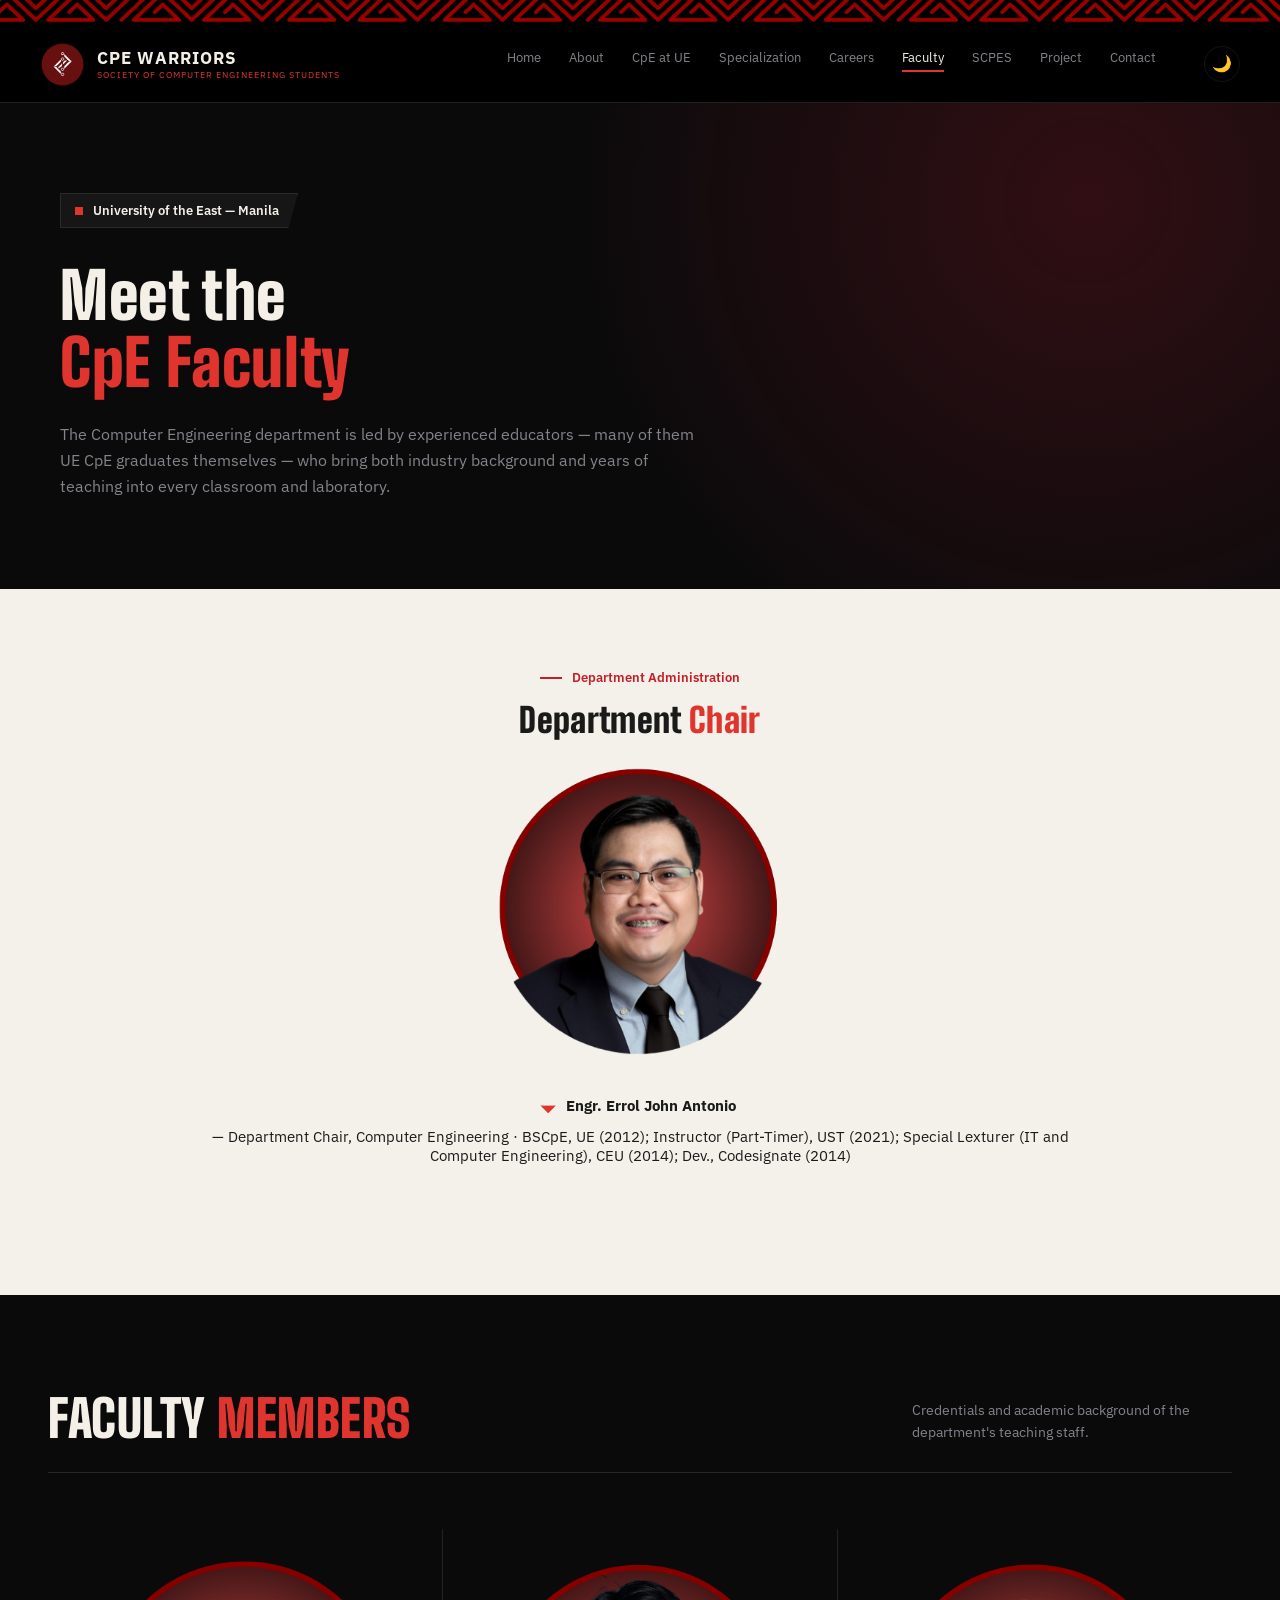
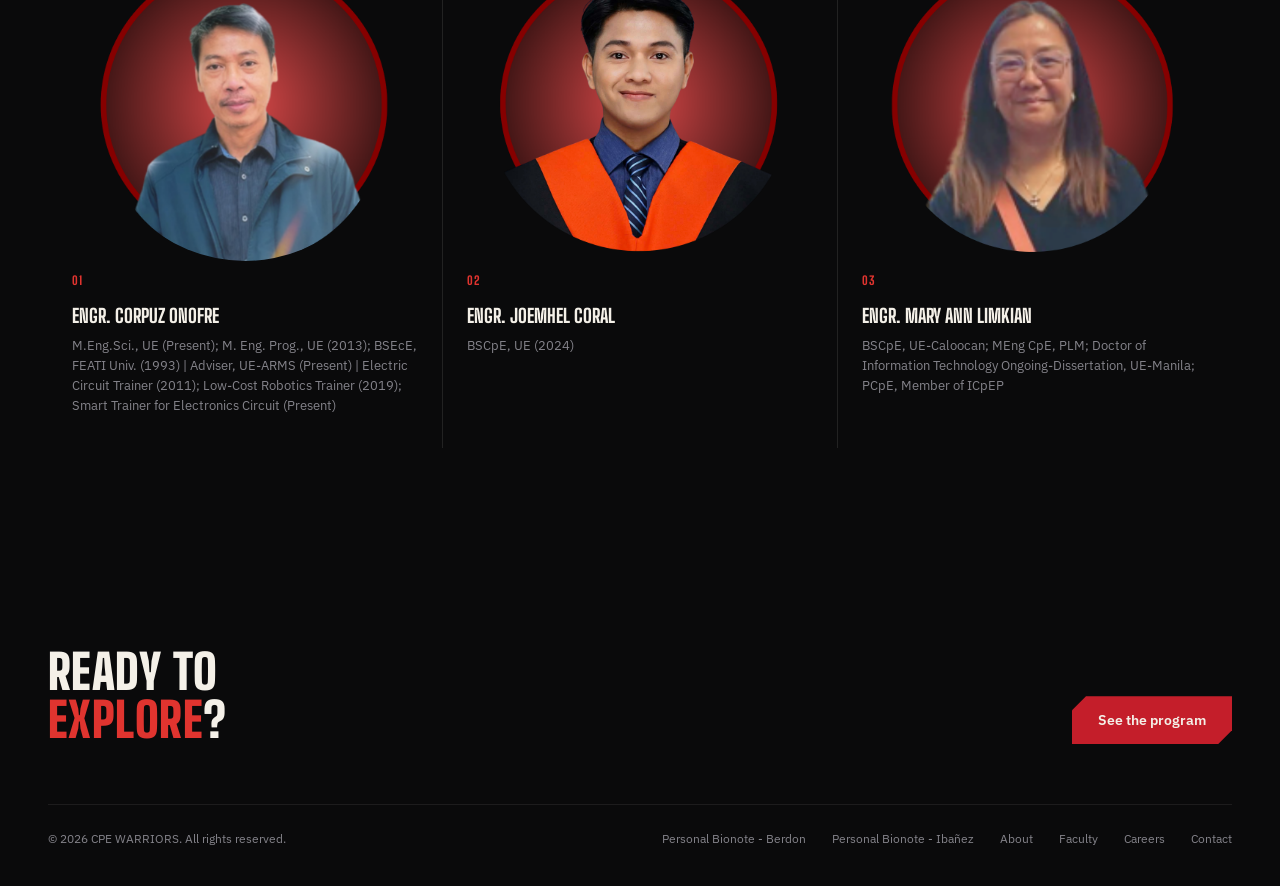
<file: faculty.html>
<!DOCTYPE html>
<html lang="en">
<head>
<meta charset="UTF-8">
<meta name="viewport" content="width=device-width, initial-scale=1.0">
<title>CPE Warriors — Society of Computer Engineering Students</title>
<link rel="stylesheet" href="css/style.css">
<link rel="preconnect" href="https://fonts.googleapis.com">
<link href="https://fonts.googleapis.com/css2?family=Big+Shoulders+Display:wght@600;800;900&family=IBM+Plex+Sans:wght@400;500;600&display=swap" rel="stylesheet">
</head>
<body>

<!-- NAVBAR -->
<img src="/assets/navbar/nav-bar_ue.png" alt="" class="zigzag">

<header class="navbar">
  <div class="brand">
    <div class="logo">
      <img src="/assets/logo/scpes_logo.png" alt="">
    </div>
    <div class="brand-text">
      <h1>CPE WARRIORS</h1>
      <p>SOCIETY OF COMPUTER ENGINEERING STUDENTS</p>
    </div>
  </div>
  <nav>
      <ul>
        <li><a href="index.html">Home</a></li>
        <li><a href="about.html">About</a></li>
        <li><a href="CpeAtUe.html">CpE at UE</a></li>
        <li><a href="specialization.html">Specialization</a></li>
        <li><a href="careers.html">Careers</a></li>
        <li><a href="faculty.html" class="active">Faculty</a></li>
        <li><a href="scpes.html">SCPES</a></li>
        <li><a href="projects.html">Project</a></li>
        <li><a href="contact.html">Contact</a></li>
        <button id="theme-toggle" aria-label="Toggle theme">Light mode</button>
      </ul>
    </nav>
  </header>

  <section class="page-hero">
    <span class="page-hero-badge"><span class="dot"></span>University of the East &mdash; Manila</span>
    <h1 class="page-hero-title display">Meet the <br><span class="accent">CpE Faculty</span></h1>
    <p class="page-hero-text">
      The Computer Engineering department is led by experienced educators &mdash; many of them UE CpE
      graduates themselves &mdash; who bring both industry background and years of teaching into every classroom and laboratory.
    </p>
  </section>

  <section class="program-section single-col">
    <div class="program-col wide adviser-block">
      <div class="eyebrow"><span class="line"></span>Department Administration</div>
      <h2 class="display">Department <span class="accent">Chair</span></h2>
      <ul class="career-list">
        <img src="/assets/faculty/Engr-EJA.png" alt="Engr. Errol John Antonio" class="faculty-image">
        <li><span class="arrow">&#9698;</span><strong>Engr. Errol John Antonio</strong> &mdash; Department Chair, Computer Engineering &middot; BSCpE, UE (2012); Instructor (Part-Timer), UST (2021); Special Lexturer (IT and Computer Engineering), CEU (2014); Dev., Codesignate (2014)</li>
      </ul>
    </div>
  </section>

  <section class="explore-section">
    <div class="section-head">
      <h2 class="display">Faculty <span class="accent">members</span></h2>
      <p>Credentials and academic background of the department's teaching staff.</p>
    </div>
    <div class="explore-grid">
      <div class="explore-card">
        <img src="/assets/faculty/Engr-CO.png" alt="Engr. Corpuz Onofre" class="faculty-image">
        <span class="num">01</span>
        <h3>Engr. Corpuz Onofre</h3>
        <p>M.Eng.Sci., UE (Present); M. Eng. Prog., UE (2013); BSEcE, FEATI Univ. (1993) | Adviser, UE-ARMS (Present) | Electric Circuit Trainer (2011); Low-Cost Robotics Trainer (2019); Smart Trainer for Electronics Circuit (Present)</p>
      </div>
      <div class="explore-card">
        <img src="/assets/faculty/Engr-JC.png" alt="Engr. Joemhel Coral" class="faculty-image">
        <span class="num">02</span>
        <h3>Engr. Joemhel Coral</h3>
        <p>BSCpE, UE (2024)</p>
      </div>
      <div class="explore-card">
        <img src="/assets/faculty/Engr-MAL.png" alt="Engr. Mary Ann Limkian" class="faculty-image">
        <span class="num">03</span>
        <h3>Engr. Mary Ann Limkian</h3>
        <p>BSCpE, UE-Caloocan; MEng CpE, PLM; Doctor of Information Technology Ongoing-Dissertation, UE-Manila; PCpE, Member of ICpEP</p>
      </div>
  </section>

  <!-- FOOTER-->
  <footer>
    <div class="footer-top">
      <h2 class="display">Ready to<br><span class="accent">explore</span>?</h2>
      <a href="CpeAtUe.html" class="btn-primary">See the program</a>
    </div>
    <div class="footer-bottom">
      <span>&copy; 2026 CPE WARRIORS. All rights reserved.</span>
      <div class="flinks">
        <a href="https://berdondaniela21.github.io/ncp3106_2026_ddberdon/">Personal Bionote - Berdon</a>
        <a href="https://matthewibanez.github.io/ncp3106_2026_jmibanez/">Personal Bionote - Ibañez</a>
        <a href="about.html">About</a>
        <a href="faculty.html">Faculty</a>
        <a href="careers.html">Careers</a>
        <a href="contact.html">Contact</a>
      </div>
    </div>
  </footer>

  <script src="js/script.js"></script>
</body>
</html>
</file>
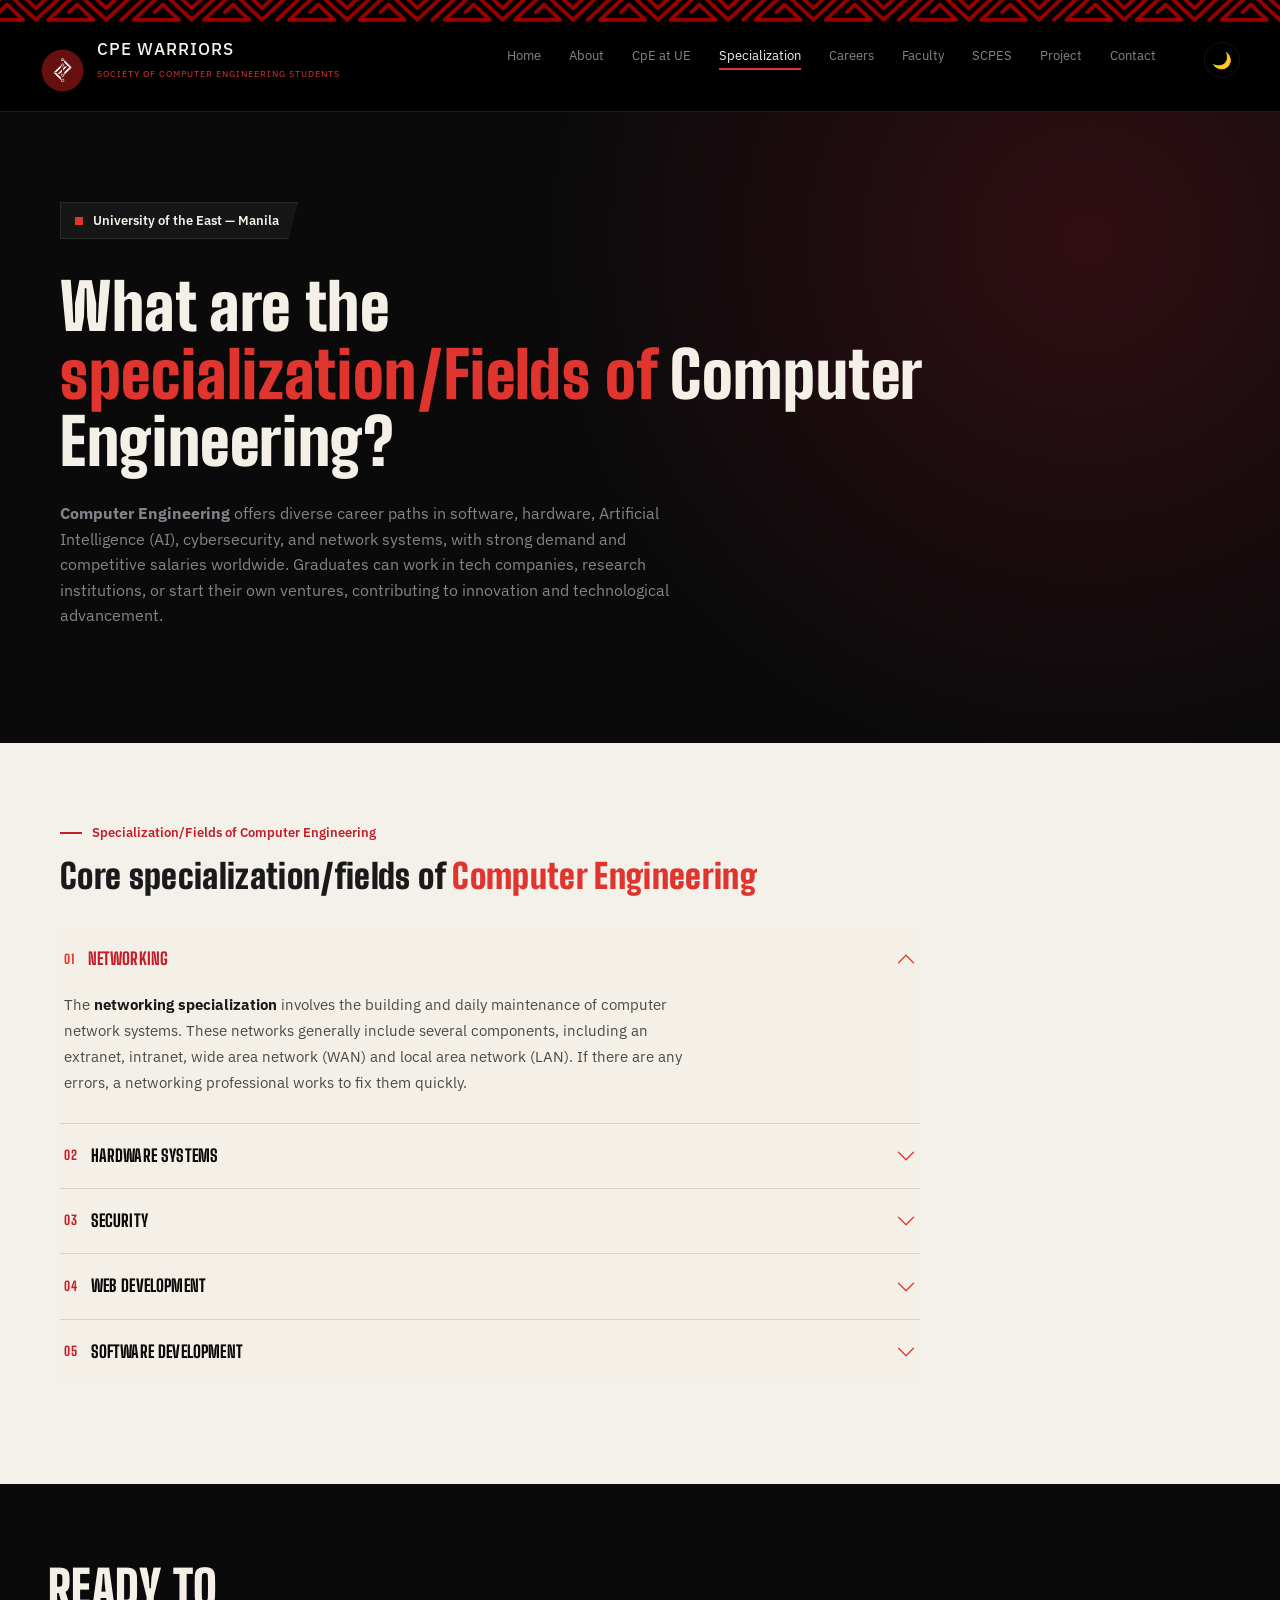
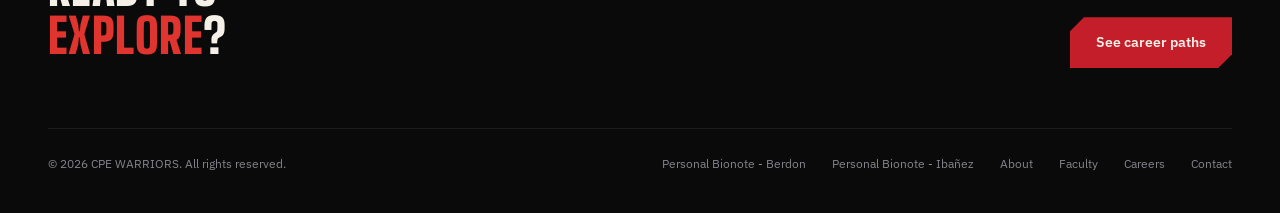
<file: specialization.html>
<!DOCTYPE html>
<html lang="en">
<head>
<meta charset="UTF-8">
<meta name="viewport" content="width=device-width, initial-scale=1.0">
<title>CPE Warriors — Society of Computer Engineering Students</title>
<link href="https://cdn.jsdelivr.net/npm/bootstrap@5.3.3/dist/css/bootstrap.min.css" rel="stylesheet">
<link rel="stylesheet" href="css/style.css">
<link rel="preconnect" href="https://fonts.googleapis.com">
<link href="https://fonts.googleapis.com/css2?family=Big+Shoulders+Display:wght@600;800;900&family=IBM+Plex+Sans:wght@400;500;600&display=swap" rel="stylesheet">
</head>
<body>

<!-- NAVBAR -->
<img src="/assets/navbar/nav-bar_ue.png" alt="" class="zigzag">

<header class="navbar">
  <div class="brand">
    <div class="logo">
      <img src="/assets/logo/scpes_logo.png" alt="">
    </div>
    <div class="brand-text">
      <h1>CPE WARRIORS</h1>
      <p>SOCIETY OF COMPUTER ENGINEERING STUDENTS</p>
    </div>
  </div>
  <nav>
        <ul>
          <li><a href="index.html">Home</a></li>
          <li><a href="about.html" >About</a></li>
          <li><a href="CpeAtUe.html">CpE at UE</a></li>
          <li><a href="specialization.html" class="active">Specialization</a></li>
          <li><a href="careers.html">Careers</a></li>
          <li><a href="faculty.html">Faculty</a></li>
          <li><a href="scpes.html">SCPES</a></li>
          <li><a href="projects.html">Project</a></li>
          <li><a href="contact.html">Contact</a></li>
          <button id="theme-toggle" aria-label="Toggle theme">Light mode</button>
        </ul>
      </nav>
    </header>

    <section class="page-hero">
    <span class="page-hero-badge"><span class="dot"></span>University of the East &mdash; Manila</span>
    <h1 class="page-hero-title display">What are the <br><span class="accent">specialization/Fields of</span> Computer Engineering?</h1>
    <p class="page-hero-text">
    <strong>Computer Engineering</strong> offers diverse career paths in software, hardware, Artificial Intelligence (AI),
      cybersecurity, and network systems, with strong demand and competitive salaries worldwide. Graduates can work in tech companies, research institutions, or start their own ventures, contributing to innovation and technological advancement.
  </p><br>
</section>

<section class="program-section single-col">
    <div class="program-col wide">
        <div class="eyebrow"><span class="line"></span>Specialization/Fields of Computer Engineering</div>
        <h2 class="display">Core specialization/fields of <span class="accent">Computer Engineering</span></h2>

        <div class="accordion career-accordion" id="specializationAccordion">

          <div class="accordion-item">
            <h3 class="accordion-header" id="specHeading0">
              <button class="accordion-button" type="button" data-bs-toggle="collapse" data-bs-target="#specCollapse0" aria-expanded="true" aria-controls="specCollapse0">
                <span class="career-num">01</span>Networking
              </button>
            </h3>
            <div id="specCollapse0" class="accordion-collapse collapse show" aria-labelledby="specHeading0" data-bs-parent="#specializationAccordion">
              <div class="accordion-body">
                <p>The <strong>networking specialization</strong> involves the building and daily maintenance of computer network systems. These networks generally include several components, including an extranet, intranet, wide area network (WAN) and local area network (LAN). If there are any errors, a networking professional works to fix them quickly.</p>
              </div>
            </div>
          </div>

          <div class="accordion-item">
            <h3 class="accordion-header" id="specHeading1">
              <button class="accordion-button collapsed" type="button" data-bs-toggle="collapse" data-bs-target="#specCollapse1" aria-expanded="false" aria-controls="specCollapse1">
                <span class="career-num">02</span>Hardware Systems
              </button>
            </h3>
            <div id="specCollapse1" class="accordion-collapse collapse" aria-labelledby="specHeading1" data-bs-parent="#specializationAccordion">
              <div class="accordion-body">
                <p>A professional who works in this specialization primarily focuses on <strong>designing and developing a variety of hardware systems and components.</strong> They can make processors, motherboards and other essential devices. After making a new component, they test prototypes to make sure they're working properly.</p>
              </div>
            </div>
          </div>

          <div class="accordion-item">
            <h3 class="accordion-header" id="specHeading2">
              <button class="accordion-button collapsed" type="button" data-bs-toggle="collapse" data-bs-target="#specCollapse2" aria-expanded="false" aria-controls="specCollapse2">
                <span class="career-num">03</span>Security
              </button>
            </h3>
            <div id="specCollapse2" class="accordion-collapse collapse" aria-labelledby="specHeading2" data-bs-parent="#specializationAccordion">
              <div class="accordion-body">
                <p>A <strong>security professional</strong> uses their computer engineering skills to protect digital infrastructures from cyber threats. They may protect a variety of systems, like databases, websites and networks. These specialists are responsible for building and maintaining the security systems, including addressing any immediate cyber attacks.</p>
              </div>
            </div>
          </div>

          <div class="accordion-item">
            <h3 class="accordion-header" id="specHeading3">
              <button class="accordion-button collapsed" type="button" data-bs-toggle="collapse" data-bs-target="#specCollapse3" aria-expanded="false" aria-controls="specCollapse3">
                <span class="career-num">04</span>Web Development
              </button>
            </h3>
            <div id="specCollapse3" class="accordion-collapse collapse" aria-labelledby="specHeading3" data-bs-parent="#specializationAccordion">
              <div class="accordion-body">
                <p>A person who works in web development builds and maintains websites. They focus not only on function, but also ensure their websites appeal to visitors and are easy to use and navigate.</p>
              </div>
            </div>
          </div>

          <div class="accordion-item">
            <h3 class="accordion-header" id="specHeading4">
              <button class="accordion-button collapsed" type="button" data-bs-toggle="collapse" data-bs-target="#specCollapse4" aria-expanded="false" aria-controls="specCollapse4">
                <span class="career-num">05</span>Software Development
              </button>
            </h3>
            <div id="specCollapse4" class="accordion-collapse collapse" aria-labelledby="specHeading4" data-bs-parent="#specializationAccordion">
              <div class="accordion-body">
                <p><strong>Software development professionals</strong> have a diverse range of duties, often dependent on the needs of their employer. Some build software systems, while others manage mobile device applications and company networks. These professionals usually have a firm understanding of the software development life-cycle and relevant methodologies.</p>
              </div>
            </div>
          </div>

        </div>
    </div>
</section>

<!-- FOOTER-->
<footer>
  <div class="footer-top">
    <h2 class="display">Ready to<br><span class="accent">explore</span>?</h2>
    <a href="careers.html" class="btn-primary">See career paths</a>
  </div>
  <div class="footer-bottom">
    <span>&copy; 2026 CPE WARRIORS. All rights reserved.</span>
    <div class="flinks">
      <a href="https://berdondaniela21.github.io/ncp3106_2026_ddberdon/">Personal Bionote - Berdon</a>
      <a href="https://matthewibanez.github.io/ncp3106_2026_jmibanez/">Personal Bionote - Ibañez</a>
      <a href="about.html">About</a>
      <a href="faculty.html">Faculty</a>
      <a href="careers.html">Careers</a>
      <a href="contact.html">Contact</a>
    </div>
  </div>
</footer>

<script src="https://cdn.jsdelivr.net/npm/bootstrap@5.3.3/dist/js/bootstrap.bundle.min.js"></script>
<script src="js/script.js"></script>
</body>
</html>
</file>
<file: css/style.css>
/* === VARIABLES & RESET === */
:root {
  --black: #0a0a0b;
  --panel: #141416;
  --panel-2: #1c1c1f;
  --red: #c41e2a;
  --red-bright: #e0342f;
  --red-deep: #4a0d12;
  --bone: #f4f0e8;
  --steel: #84838a;
  --line: rgba(244,240,232,0.08);

  /* Aliases for legacy component support */
  --white: var(--bone);
  --gray: var(--steel);
}

* {
  margin: 0;
  padding: 0;
  box-sizing: border-box;
}

html {
  scroll-behavior: smooth;
}

body {
  background: var(--black);
  color: var(--bone);
  font-family: 'IBM Plex Sans', sans-serif;
  overflow-x: hidden;
}

/* Base Typography Helpers */
.display {
  font-family: 'Big Shoulders Display', sans-serif;
  font-weight: 900;
  letter-spacing: 0.01em;
}

.eyebrow {
  display: flex;
  align-items: center;
  gap: 10px;
  color: var(--red);
  font-size: 13px;
  font-weight: 600;
  margin-bottom: 14px;
}

.eyebrow .line {
  width: 22px;
  height: 2px;
  background: var(--red);
  display: inline-block;
}

/* Decorative Band */
.zigzag {
  width: 100%;
  height: 25px;
  object-fit: cover;
  display: block;
}


/* === NAVBAR === */
.navbar {
  display: flex;
  align-items: center;
  justify-content: space-between;
  background: #000;
  padding: 14px 40px;
  border-bottom: 1px solid #1f1f1f;
}

.navbar .brand {
  display: flex;
  align-items: center;
  gap: 12px;
}

.navbar .logo img {
  width: 100%;
  height: 45px;
  object-fit: cover;
  position: relative;
  top: 3px;
}

.navbar .brand-text h1 {
  font-size: 17px;
  letter-spacing: 1px;
  color: var(--white);
}

.navbar .brand-text p {
  font-size: 9px;
  letter-spacing: 1px;
  color: var(--red-bright);
}

.navbar nav ul {
  display: flex;
  list-style: none;
  gap: 28px;
}

.navbar nav ul li a {
  color: var(--gray);
  text-decoration: none;
  font-size: 13px;
  padding-bottom: 6px;
  position: relative;
  transition: color 0.2s ease;
}

.navbar nav ul li a:hover,
.navbar nav ul li a.active {
  color: var(--white);
}

.navbar nav ul li a.active::after {
  content: "";
  position: absolute;
  left: 0;
  bottom: 0;
  width: 100%;
  height: 2px;
  background: var(--red-bright);
}


/* === HERO SECTIONS === */
/* Main Home Hero */
.hero {
  position: relative;
  display: grid;
  grid-template-columns: 1.15fr 0.85fr;
  align-items: center;
  min-height: 890px;
  padding: 140px 60px 0 60px;
  overflow: hidden;
  background: linear-gradient(to bottom, var(--red-deep) 0%, var(--black) 65%);
}

.hero::before {
  content: "";
  position: absolute;
  inset: 0;
  background: radial-gradient(ellipse 900px 500px at 15% 20%, rgba(196,30,42,0.12), transparent 60%);
  pointer-events: none;
}

.hero-copy {
  position: relative;
  z-index: 2;
  margin-top: -400px;
}

.tag-chip {
  display: inline-flex;
  align-items: center;
  gap: 8px;
  padding: 7px 14px 7px 10px;
  background: var(--panel-2);
  border: 1px solid var(--line);
  clip-path: polygon(0 0, calc(100% - 9px) 0, 100% 100%, 9px 100%);
  font-size: 12px;
  font-weight: 500;
  color: var(--bone);
  margin-bottom: 28px;
}

.tag-chip .dot {
  width: 6px;
  height: 6px;
  background: var(--red-bright);
}

h1.headline {
  font-family: 'Big Shoulders Display', sans-serif;
  font-weight: 900;
  font-size: clamp(48px, 6.2vw, 84px);
  line-height: 0.94;
  text-transform: uppercase;
  color: var(--bone);
}

h1.headline .accent {
  color: var(--red-bright);
}

.hero-sub {
  max-width: 430px;
  margin-top: 26px;
  color: var(--steel);
  font-size: 15.5px;
  line-height: 1.65;
}

.hero-actions {
  display: flex;
  align-items: center;
  gap: 28px;
  margin-top: 38px;
}

.hero-emblem {
  position: relative;
  z-index: 2;
  display: flex;
  align-items: center;
  justify-content: center;
  margin-top: -200px;
  height: 100%;
}

.hero-logo-img {
  width: min(90%, 500px);
  height: auto;
  object-fit: contain;
  filter: drop-shadow(0 0 60px rgba(244,240,232,0.35));
}

/* Tribal Band */
.tribal-band {
  position: relative;
  width: 100%;
  height: 60px;
  background: var(--bone);
  overflow: hidden;
}

.tribal-img {
  width: 100%;
  height: 100%;
  object-fit: cover;
  display: block;
}

.tribal-fade {
  position: absolute;
  top: 0;
  left: 0;
  right: 0;
  height: 30px;
  background: linear-gradient(to bottom, var(--black), transparent);
  pointer-events: none;
}

/* Interior Page Hero */
.page-hero {
  position: relative;
  padding: 90px 60px 70px;
  background: radial-gradient(circle at 85% 20%, rgba(226,35,58,0.18), transparent 45%), var(--black);
  overflow: hidden;
}

.page-hero-badge {
  display: inline-flex;
  align-items: center;
  gap: 10px;
  background: #161616;
  border: 1px solid #2a2a2a;
  padding: 8px 18px 8px 14px;
  font-size: 13px;
  font-weight: 600;
  color: var(--white);
  clip-path: polygon(0 0, 100% 0, 96% 100%, 0% 100%);
  margin-bottom: 34px;
}

.page-hero-badge .dot {
  width: 8px;
  height: 8px;
  background: var(--red-bright);
}

.page-hero-title {
  font-size: 64px;
  line-height: 1.05;
  color: var(--white);
  margin-bottom: 26px;
  max-width: 900px;
}

.page-hero-title .accent {
  color: var(--red-bright);
}

.page-hero-text {
  max-width: 640px;
  font-size: 16px;
  line-height: 1.6;
  color: var(--gray);
  margin-bottom: 1.25rem;
}


/* === BUTTONS === */
.btn {
  padding: 13px 26px;
  font-size: 14px;
  border-radius: 4px;
  text-decoration: none;
  font-weight: 600;
  transition: transform 0.15s ease, background 0.2s ease;
}

.btn-primary {
  display: inline-flex;
  align-items: center;
  gap: 10px;
  background: var(--red);
  color: var(--bone);
  font-size: 14px;
  font-weight: 600;
  padding: 15px 26px;
  text-decoration: none;
  clip-path: polygon(14px 0, 100% 0, 100% calc(100% - 14px), calc(100% - 14px) 100%, 0 100%, 0 14px);
  transition: transform .18s ease, background .18s ease;
}

.btn-primary:hover {
  background: var(--red-bright);
  transform: translateX(3px);
}

.btn-secondary {
  color: var(--bone);
  text-decoration: none;
  font-size: 13.5px;
  font-weight: 500;
  border-bottom: 1px solid var(--steel);
  padding-bottom: 3px;
  transition: border-color .2s ease, color .2s ease;
}

.btn-secondary:hover {
  border-color: var(--red-bright);
  color: var(--red-bright);
}

.btn-outline {
  border: 1px solid rgba(255,255,255,0.3);
  color: var(--white);
  background: transparent;
}

.btn-outline:hover {
  border-color: var(--red-bright);
  color: var(--red-bright);
}

.btn-outline-text {
  color: var(--white);
  text-decoration: underline;
  font-size: 14px;
  font-weight: 600;
  align-self: center;
}


   /* === CONTENT & PROGRAM SECTIONS === */
.program-section {
  background: #f4f1ea;
  color: #1a1a1a;
  display: grid;
  grid-template-columns: 1.6fr 1fr;
  gap: 80px;
  padding: 80px 60px 100px;
}

.program-col h2,
.career-col h2 {
  font-size: 34px;
  color: #1a1a1a;
  margin-bottom: 22px;
}

.program-col h2 .accent,
.career-col h2 .accent {
  color: var(--red-bright);
}

.program-col p {
  font-size: 15px;
  line-height: 1.75;
  color: #4a4a4a;
  max-width: 620px;
}

.program-col ul li {
  margin-bottom: 1rem;
}

.program-col ul ul {
  margin-left: 1.5rem;
  margin-top: 0.5rem;
}

.program-col ul ul li {
  margin-bottom: 0.5rem;
}

.career-list {
  list-style: none;
}

.career-list li a {
  color: inherit;
  text-decoration: none;
  transition: color .15s ease;
}
.career-list li a:hover {
  color: var(--red-bright);
  text-decoration: underline;
}

.career-list li {
  display: flex;
  align-items: center;
  gap: 12px;
  font-size: 15px;
  color: #1a1a1a;
  padding: 14px 0;
  border-bottom: 1px solid #e1dbcb;
}

.career-list li:first-child {
  padding-top: 4px;
}

.career-list .arrow {
  color: var(--red-bright);
  font-weight: 700;
  font-size: 13px;
  transform: rotate(45deg);
  display: inline-block;
}

.section-image {
  display: block;
  max-width: 100%;
  height: auto;
  margin-top: 1.5rem;
  border-radius: 8px;
}


/* === PILLARS & SPECIALIZATION === */
.pillars {
  background: var(--bone);
  color: var(--black);
  padding: 110px 48px 130px 48px;
}

.section-head {
  display: flex;
  justify-content: space-between;
  align-items: flex-end;
  gap: 40px;
  max-width: 1240px;
  margin: 0 auto 56px auto;
  border-bottom: 1px solid rgba(10,10,11,0.12);
  padding-bottom: 28px;
}

.section-head h2 {
  font-family: 'Big Shoulders Display', sans-serif;
  font-weight: 900;
  font-size: clamp(34px, 4vw, 52px);
  text-transform: uppercase;
  line-height: 0.95;
}

.section-head h2 .accent {
  color: var(--red);
}

.section-head p {
  max-width: 320px;
  font-size: 14px;
  color: #4a4a4a;
  line-height: 1.6;
}

.explore-section .section-head {
  border-bottom: 1px solid rgba(244,240,232,0.12);
}

.explore-section .section-head h2 .accent {
  color: var(--red-bright);
}

.explore-section .section-head p {
  color: var(--steel);
}

.pillar-grid {
  max-width: 1240px;
  margin: 0 auto;
  display: grid;
  grid-template-columns: repeat(4, 1fr);
  gap: 1px;
  background: rgba(10,10,11,0.12);
}

.pillar-card {
  background: var(--bone);
  padding: 36px 26px;
  position: relative;
  transition: background .25s ease;
  cursor: pointer;
}

.pillar-card:hover {
  background: #eae5da;
}

.pillar-card:focus-visible {
  outline: 2px solid var(--red);
  outline-offset: -2px;
}

.pillar-num {
  font-family: 'Big Shoulders Display', sans-serif;
  font-weight: 800;
  font-size: 13px;
  letter-spacing: 0.1em;
  color: var(--red);
  margin-bottom: 22px;
  display: block;
}

.pillar-card h3 {
  font-family: 'Big Shoulders Display', sans-serif;
  font-weight: 800;
  font-size: 22px;
  text-transform: uppercase;
  margin-bottom: 12px;
  line-height: 1.05;
}

.pillar-card p {
  font-size: 13.5px;
  color: #55524c;
  line-height: 1.55;
}


   /* === FOOTER === */
footer {
  background: var(--black);
  padding: 80px 48px 40px 48px;
  position: relative;
  overflow: hidden;
}

.footer-top {
  display: flex;
  justify-content: space-between;
  align-items: flex-end;
  max-width: 1240px;
  margin: 0 auto 60px auto;
  flex-wrap: wrap;
  gap: 30px;
  position: relative;
  z-index: 2;
}

.footer-top h2 {
  font-family: 'Big Shoulders Display', sans-serif;
  font-weight: 900;
  font-size: clamp(30px, 4vw, 48px);
  text-transform: uppercase;
  line-height: 1;
  max-width: 560px;
}

.footer-top h2 .accent {
  color: var(--red-bright);
}

.footer-bottom {
  max-width: 1240px;
  margin: 0 auto;
  display: flex;
  justify-content: space-between;
  align-items: center;
  padding-top: 26px;
  border-top: 1px solid var(--line);
  font-size: 12px;
  color: var(--steel);
  position: relative;
  z-index: 2;
}

.footer-bottom .flinks {
  display: flex;
  gap: 26px;
}

.footer-bottom a {
  color: var(--steel);
  text-decoration: none;
}

.footer-bottom a:hover {
  color: var(--bone);
}



/* === HOME: INTRO + HIGHLIGHTS === */
.intro-section {
  background: var(--bone);
  color: var(--black);
  padding: 90px 48px 70px 48px;
}

.intro-wrap {
  max-width: 1240px;
  margin: 0 auto;
  display: grid;
  grid-template-columns: 1fr 1fr;
  gap: 60px;
  align-items: start;
}

.intro-wrap h2 {
  font-size: clamp(28px, 3.4vw, 42px);
  text-transform: uppercase;
  line-height: 1.05;
  margin-bottom: 18px;
}

.intro-wrap h2 .accent {
  color: var(--red);
}

.intro-wrap p {
  font-size: 15px;
  line-height: 1.75;
  color: #4a4a4a;
  max-width: 520px;
}

.highlight-row {
  display: grid;
  grid-template-columns: repeat(3, 1fr);
  gap: 1px;
  background: rgba(10,10,11,0.12);
  margin-top: 8px;
}

.highlight-stat {
  background: var(--bone);
  padding: 24px 22px;
}

.highlight-stat .num {
  font-family: 'Big Shoulders Display', sans-serif;
  font-weight: 900;
  font-size: 32px;
  color: var(--red);
  display: block;
}

.highlight-stat .label {
  font-size: 12px;
  color: #55524c;
  margin-top: 6px;
  line-height: 1.4;
}

/* === HOME: FEATURED / NAVIGATION SECTIONS === */
.explore-section {
  background: var(--black);
  color: var(--bone);
  padding: 100px 48px 120px 48px;
}

.explore-grid {
  max-width: 1240px;
  margin: 0 auto;
  display: grid;
  grid-template-columns: repeat(auto-fit, minmax(220px, 1fr));
  gap: 1px;
  background: rgba(244,240,232,0.1);
}

.explore-card {
  background: var(--black);
  padding: 32px 24px;
  text-decoration: none;
  color: var(--bone);
  display: block;
  transition: background .2s ease;
  cursor: pointer;
}

.explore-card:hover {
  background: var(--panel);
}

.explore-card:focus-visible {
  outline: 2px solid var(--red-bright);
  outline-offset: -2px;
}

.explore-card .num {
  font-family: 'Big Shoulders Display', sans-serif;
  font-weight: 800;
  font-size: 12px;
  letter-spacing: 0.1em;
  color: var(--red-bright);
  display: block;
  margin-bottom: 18px;
}

.explore-card h3 {
  font-family: 'Big Shoulders Display', sans-serif;
  font-weight: 800;
  font-size: 19px;
  text-transform: uppercase;
  margin-bottom: 10px;
  line-height: 1.05;
}

.explore-card p {
  font-size: 13px;
  color: var(--steel);
  line-height: 1.55;
}

/* === HOME: CTA BAND === */
.cta-band {
  background: var(--red);
  color: var(--bone);
  padding: 64px 48px;
  display: flex;
  align-items: center;
  justify-content: space-between;
  flex-wrap: wrap;
  gap: 24px;
}

.cta-band h2 {
  font-size: clamp(24px, 3vw, 36px);
  text-transform: uppercase;
  line-height: 1.05;
}

.cta-band .cta-actions {
  display: flex;
  gap: 16px;
  flex-wrap: wrap;
}

.cta-band .btn-light {
  background: var(--bone);
  color: var(--black);
  font-size: 14px;
  font-weight: 600;
  padding: 15px 26px;
  text-decoration: none;
  transition: background .18s ease;
}

.cta-band .btn-light:hover {
  background: var(--black);
  color: var(--bone);
}

.cta-band .btn-outline {
  border: 1px solid var(--bone);
  color: var(--bone);
  font-size: 14px;
  font-weight: 600;
  padding: 14px 25px;
  text-decoration: none;
  transition: background .18s ease, color .18s ease;
}

.cta-band .btn-outline:hover {
  background: var(--bone);
  color: var(--red);
}

/* === ABOUT PAGE ADDITIONS === */
.prose-block p {
  margin-bottom: 1rem;
  font-size: 15px;
  line-height: 1.75;
  color: #4a4a4a;
  max-width: 720px;
}

.program-section.single-col {
  grid-template-columns: 1fr;
}

.program-col.wide {
  max-width: 900px;
}

.career-col h2 {
  margin-bottom: 22px;
}

.career-list li strong {
  color: #1a1a1a;
}

@media (max-width: 880px) {
  .program-section {
    grid-template-columns: 1fr;
    gap: 40px;
  }

  .pillar-grid {
    grid-template-columns: 1fr;
  }
}

/* === SCPES === */

.page-hero-image {
  position: absolute;
  bottom: 0;
  right: 40px;
  width: 800px;
  height: auto;
  border-radius: 8px 8px 0 0;
  z-index: 1;
}

.exec-image {
  width: 110px;
  height: 110px;
  object-fit: cover;
  border-radius: 50%;
  margin: 0 auto 16px;
  display: block;
}

/* === FACULTY === */
.adviser-block {
  max-width: 900px;
  margin: 0 auto;
  text-align: center;
}

.adviser-block .eyebrow {
  justify-content: center;
}

.adviser-block .faculty-image {
  display: block;
  margin: 0 auto 20px;
}

.adviser-block .career-list li {
  justify-content: center;
  flex-wrap: wrap;
  border-bottom: none;
}

.faculty-image {
  width: 300px;
  height: 300px;
  object-fit: cover;
  border-radius: 50%;
  margin-right: 12px;
  display:block; margin: 0 auto 12px;
}

/* === MEDIA QUERIES === */

@media (max-width: 880px) {
  .navbar {
    flex-direction: column;
    gap: 14px;
  }

  .navbar nav ul {
    flex-wrap: wrap;
    justify-content: center;
    gap: 16px;
  }

  .hero {
    grid-template-columns: 1fr;
    padding: 60px 24px 40px 24px;
    text-align: center;
  }

  .hero-copy {
    margin: 0 auto;
  }

  .hero-actions {
    justify-content: center;
  }

  .hero-emblem {
    margin-top: 50px;
  }

  .tribal-band {
    height: 130px;
  }

  .pillar-grid {
    grid-template-columns: repeat(2, 1fr);
  }

  .pillars {
    padding: 70px 20px 90px 20px;
  }

  footer {
    padding: 60px 20px 30px 20px;
  }

  .intro-section {
    padding: 60px 20px 50px 20px;
  }

  .intro-wrap {
    grid-template-columns: 1fr;
    gap: 34px;
  }

  .highlight-row {
    grid-template-columns: 1fr;
  }

  .explore-section {
    padding: 60px 20px 80px 20px;
  }

  .explore-grid {
    grid-template-columns: repeat(2, 1fr);
  }

  .cta-band {
    flex-direction: column;
    text-align: center;
    padding: 48px 20px;
  }

  .cta-band .cta-actions {
    justify-content: center;
  }
}

/* === EVENT / PROJECT MODAL (scrollable list) === */
.event-modal-overlay {
  display: none;
  position: fixed;
  inset: 0;
  background: rgba(10,10,11,0.65);
  backdrop-filter: blur(10px);
  -webkit-backdrop-filter: blur(10px);
  z-index: 999;
  align-items: center;
  justify-content: center;
  padding: 24px;
}
.event-modal-overlay.active { display: flex; }

.event-modal {
  background: var(--panel);
  border: 1px solid var(--line);
  border-radius: 12px;
  max-width: 680px;
  width: 100%;
  max-height: 86vh;
  position: relative;
  display: flex;
  flex-direction: column;
}

.event-modal-close {
  position: absolute;
  top: 14px;
  right: 14px;
  width: 36px;
  height: 36px;
  border: none;
  border-radius: 50%;
  background: rgba(244,240,232,0.1);
  color: var(--bone);
  font-size: 22px;
  line-height: 1;
  cursor: pointer;
  z-index: 2;
}
.event-modal-close:hover { background: var(--red-bright); }

.event-modal-header {
  padding: 26px 56px 20px 30px;
  border-bottom: 1px solid var(--line);
  flex-shrink: 0;
}

.event-modal-header h2 {
  font-family: 'Big Shoulders Display', sans-serif;
  font-weight: 900;
  font-size: 24px;
  text-transform: uppercase;
  color: var(--bone);
}

.event-modal-scroll {
  overflow-y: auto;
  padding: 24px 30px 30px 30px;
  display: flex;
  flex-direction: column;
  gap: 30px;
}

.event-entry:not(:first-child) {
  padding-top: 26px;
  border-top: 1px solid var(--line);
}

.event-entry-title-img {
  width: 100%;
  height: 200px;
  object-fit: cover;
  display: block;
  border-radius: 10px;
  background: var(--panel-2);
  margin-bottom: 16px;
}

.event-entry h3 {
  font-family: 'Big Shoulders Display', sans-serif;
  font-weight: 800;
  font-size: 21px;
  text-transform: uppercase;
  color: var(--bone);
  margin-bottom: 4px;
}

.event-entry-date {
  color: var(--red-bright);
  font-size: 12px;
  letter-spacing: 0.05em;
  text-transform: uppercase;
  margin-bottom: 12px;
}

.event-entry-caption {
  color: var(--steel);
  font-size: 14px;
  line-height: 1.6;
  margin-bottom: 16px;
  white-space: pre-line;
}

.event-entry-gallery {
  display: grid;
  grid-template-columns: repeat(3, 1fr);
  gap: 8px;
}

.event-entry-gallery img {
  width: 100%;
  height: 90px;
  object-fit: cover;
  border-radius: 6px;
  cursor: pointer;
  transition: opacity .15s ease;
}

.event-entry-gallery img:hover {
  opacity: 0.85;
}

/* === IMAGE LIGHTBOX === */
.image-lightbox-overlay {
  display: none;
  position: fixed;
  inset: 0;
  background: rgba(0,0,0,0.85);
  backdrop-filter: blur(6px);
  -webkit-backdrop-filter: blur(6px);
  z-index: 1100;
  align-items: center;
  justify-content: center;
  padding: 40px;
}
.image-lightbox-overlay.active { display: flex; }

.image-lightbox-img {
  max-width: 100%;
  max-height: 100%;
  object-fit: contain;
  border-radius: 8px;
}

.image-lightbox-close {
  position: absolute;
  top: 20px;
  right: 24px;
  width: 42px;
  height: 42px;
  border: none;
  border-radius: 50%;
  background: rgba(244,240,232,0.15);
  color: var(--bone);
  font-size: 26px;
  line-height: 1;
  cursor: pointer;
  z-index: 1101;
}
.image-lightbox-close:hover { background: var(--red-bright); }

/* === CAREERS / SPECIALIZATION ACCORDION === */
.career-accordion {
  max-width: 860px;
  margin-top: 30px;
}

.career-accordion .accordion-item {
  background: var(--bone);
  border: none;
  border-bottom: 1px solid rgba(10,10,11,0.12);
  border-radius: 0 !important;
}

.career-accordion .accordion-item:last-child {
  border-bottom: none;
}

.career-accordion .accordion-button {
  background: transparent;
  color: var(--black);
  font-family: 'Big Shoulders Display', sans-serif;
  font-weight: 800;
  font-size: 17px;
  text-transform: uppercase;
  letter-spacing: 0.01em;
  padding: 22px 4px;
  box-shadow: none !important;
}

.career-accordion .accordion-button:not(.collapsed) {
  background: transparent;
  color: var(--red);
}

.career-accordion .accordion-button:focus {
  box-shadow: none;
  border-color: transparent;
}

.career-accordion .accordion-button::after {
  filter: invert(21%) sepia(90%) saturate(2500%) hue-rotate(345deg) brightness(0.9);
}

.career-num {
  color: var(--red);
  font-size: 13px;
  letter-spacing: 0.1em;
  margin-right: 12px;
}

.career-accordion .accordion-button:not(.collapsed) .career-num {
  color: var(--red-bright);
}

.career-accordion .accordion-body {
  padding: 0 4px 26px 4px;
  color: #4a4a4a;
  font-size: 14.5px;
  line-height: 1.75;
}

.career-accordion .accordion-body p {
  margin-bottom: 10px;
}

.career-accordion .accordion-body p:last-child {
  margin-bottom: 0;
}

.career-accordion .accordion-body strong {
  color: #1a1a1a;
}

/* === LIGHT THEME === */
[data-theme="light"] {
  --black: #f4f0e8;      
  --bone: #14141a;      
  --panel: #ffffff;
  --panel-2: #ebe6db;
  --steel: #5f5e66;      
  --red-deep: #f0d5d3;   
  --line: rgba(10,10,11,0.12);
}

/* Navbar */
[data-theme="light"] .navbar {
  background: #fff;
  border-bottom: 1px solid rgba(10,10,11,0.1);
}

/* Hero */
[data-theme="light"] .hero-logo-img {
  filter: drop-shadow(0 0 60px rgba(10,10,11,0.2));
}
[data-theme="light"] .page-hero-badge {
  background: #fff;
  border-color: rgba(10,10,11,0.15);
}
[data-theme="light"] .btn-outline {
  border-color: rgba(10,10,11,0.3);
}


[data-theme="light"] .pillars,
[data-theme="light"] .intro-section {
  background: #fff;
  color: #0a0a0b;
}
[data-theme="light"] .pillar-card,
[data-theme="light"] .highlight-stat,
[data-theme="light"] .career-accordion .accordion-item {
  background: #fff;
}
[data-theme="light"] .pillar-card:hover {
  background: #f4f0e8;
}
[data-theme="light"] .program-section {
  background: #fff;
}
[data-theme="light"] .tribal-band {
  background: #fff;
}
[data-theme="light"] .career-accordion .accordion-button {
  color: #0a0a0b;
}
[data-theme="light"] .career-accordion .accordion-button:not(.collapsed) {
  color: var(--red);
}


[data-theme="light"] .btn-primary,
[data-theme="light"] .cta-band {
  color: #fff;
}
[data-theme="light"] .cta-band .btn-light {
  background: #fff;
  color: #0a0a0b;
}
[data-theme="light"] .cta-band .btn-outline {
  border-color: #fff;
  color: #fff;
}
[data-theme="light"] .cta-band .btn-outline:hover {
  background: #fff;
  color: var(--red);
}

/* Smooth switching */
body, .navbar, .hero, .explore-card, footer {
  transition: background-color .3s ease, color .3s ease;
}

/* Toggle button */
#theme-toggle {
  background: transparent;
  border: 1px solid var(--line);
  color: var(--bone);
  width: 36px;
  height: 36px;
  border-radius: 50%;
  cursor: pointer;
  font-size: 16px;
  margin-left: 20px;
}
#theme-toggle:hover {
  border-color: var(--red-bright);
}

[data-theme="light"] .image-lightbox-close {
  background: rgba(255,255,255,0.2);
  color: #fff;
}
[data-theme="light"] .event-modal-close {
  background: rgba(10,10,11,0.08);
}
</file>
